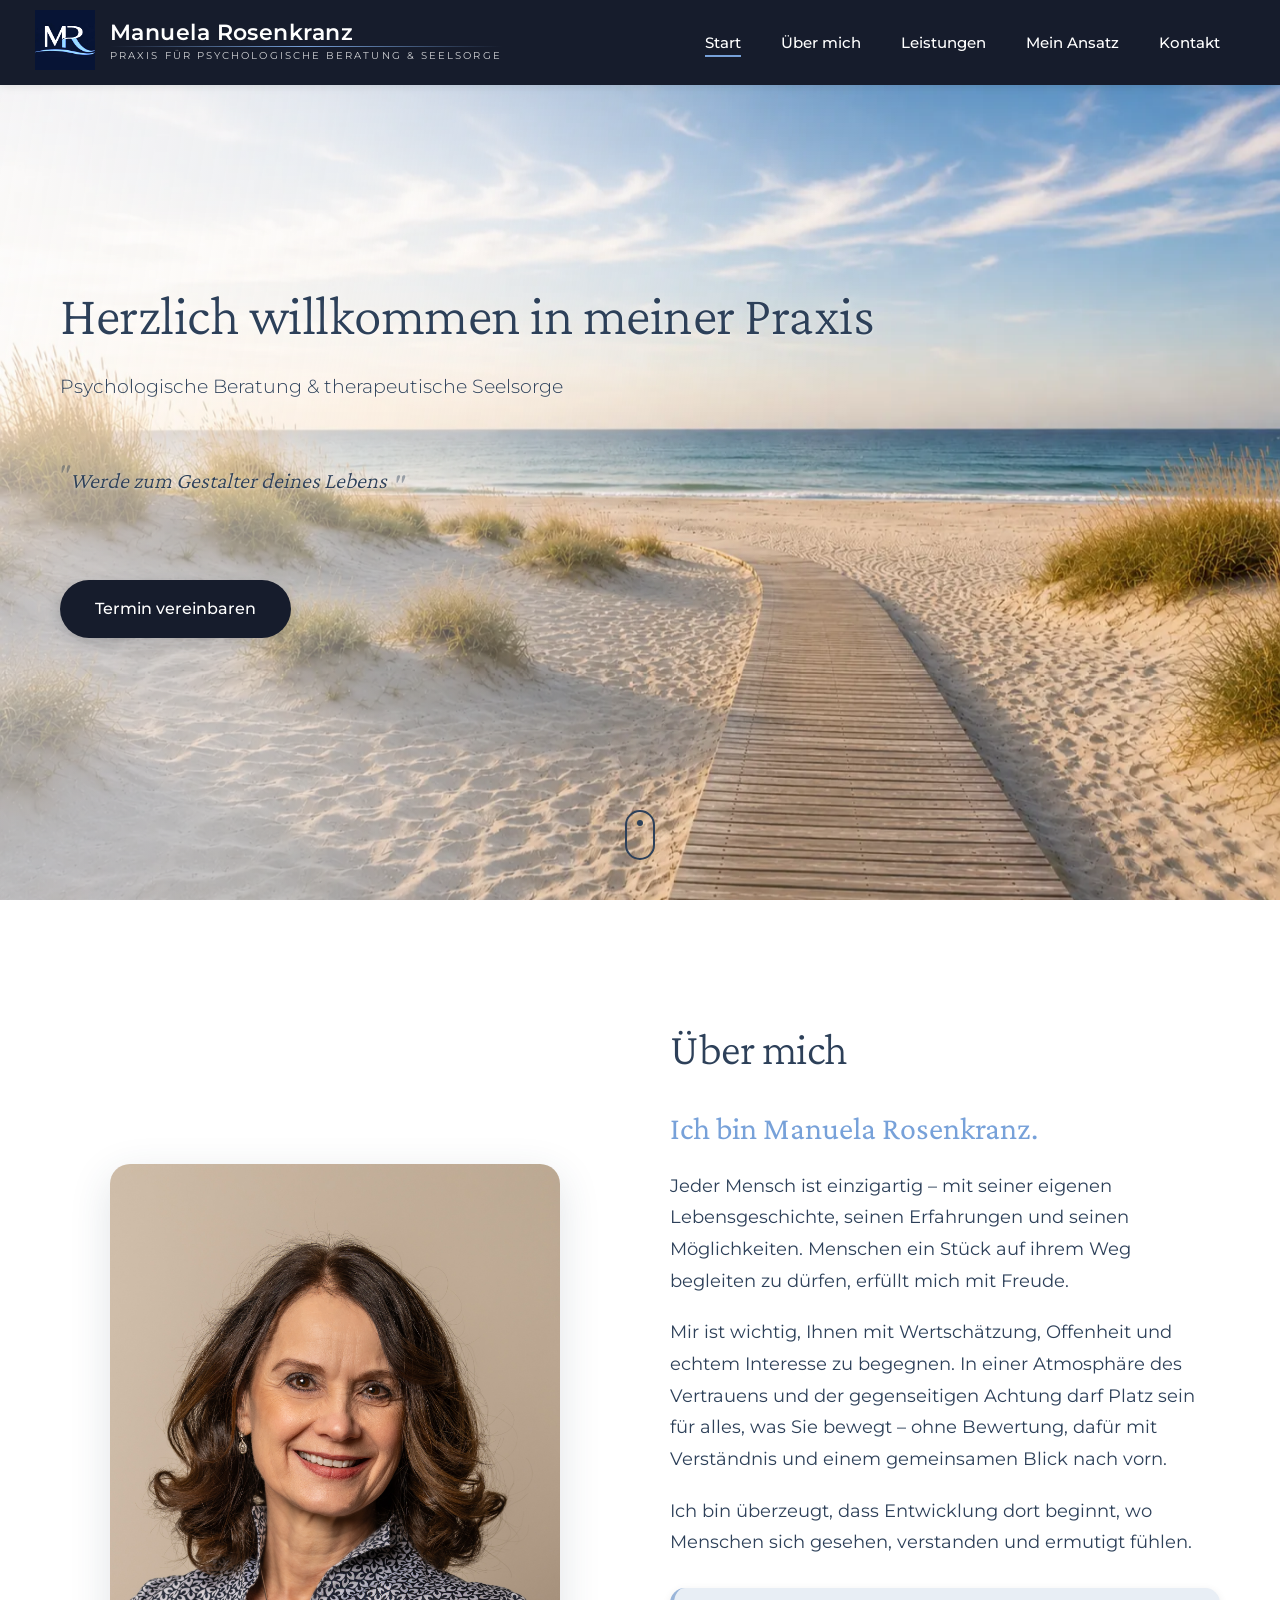
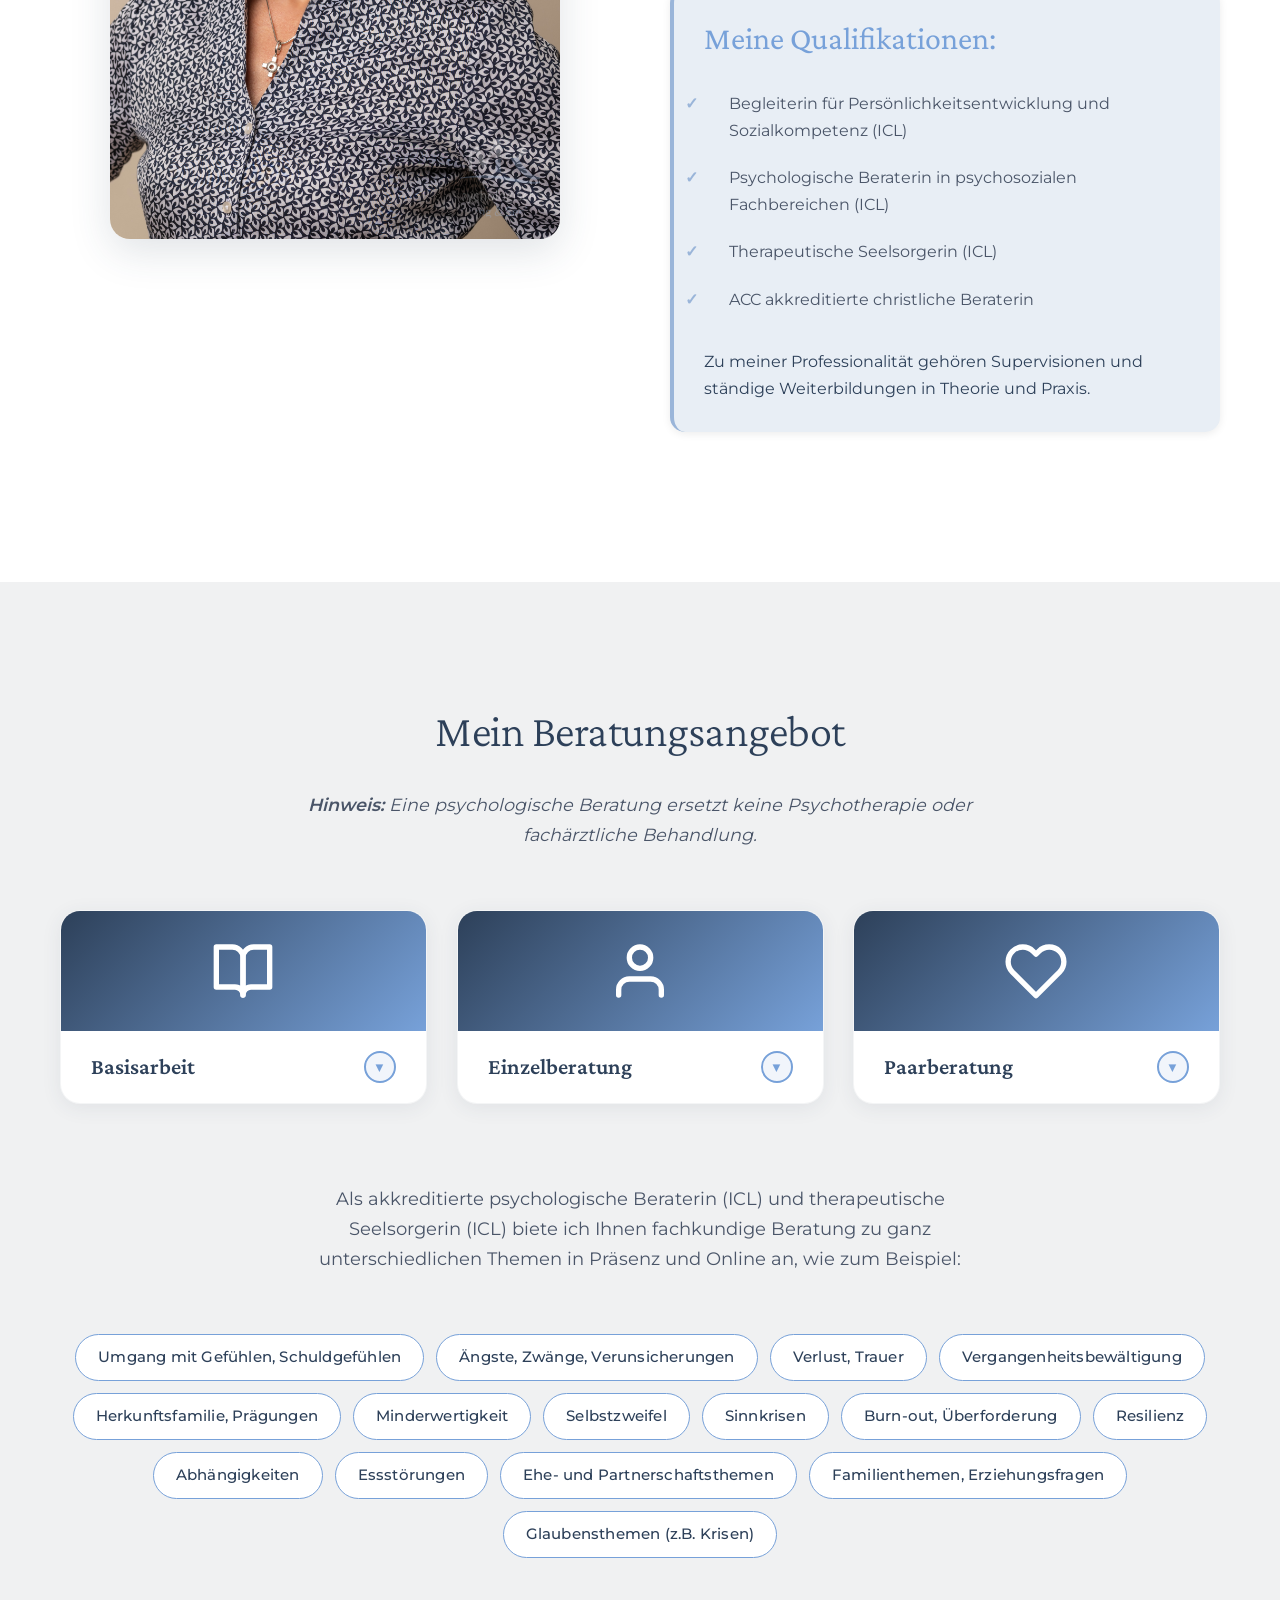
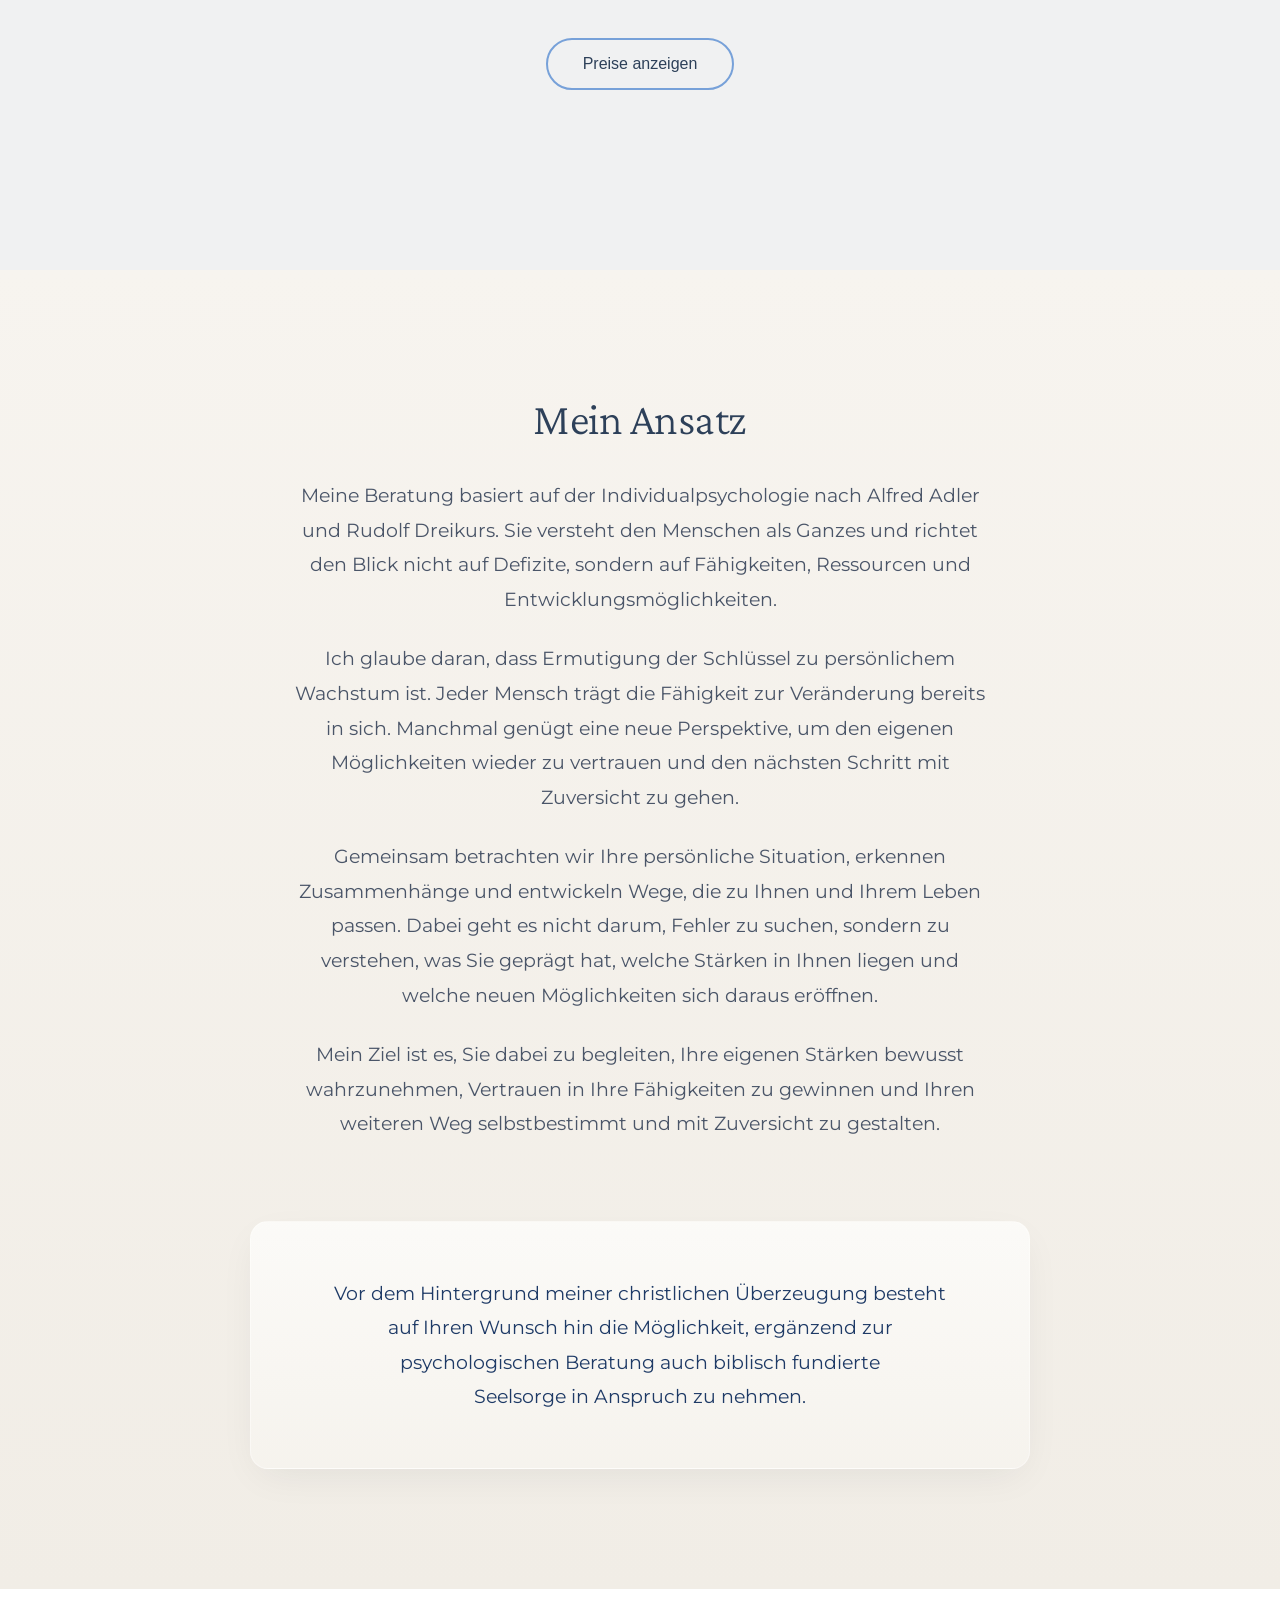
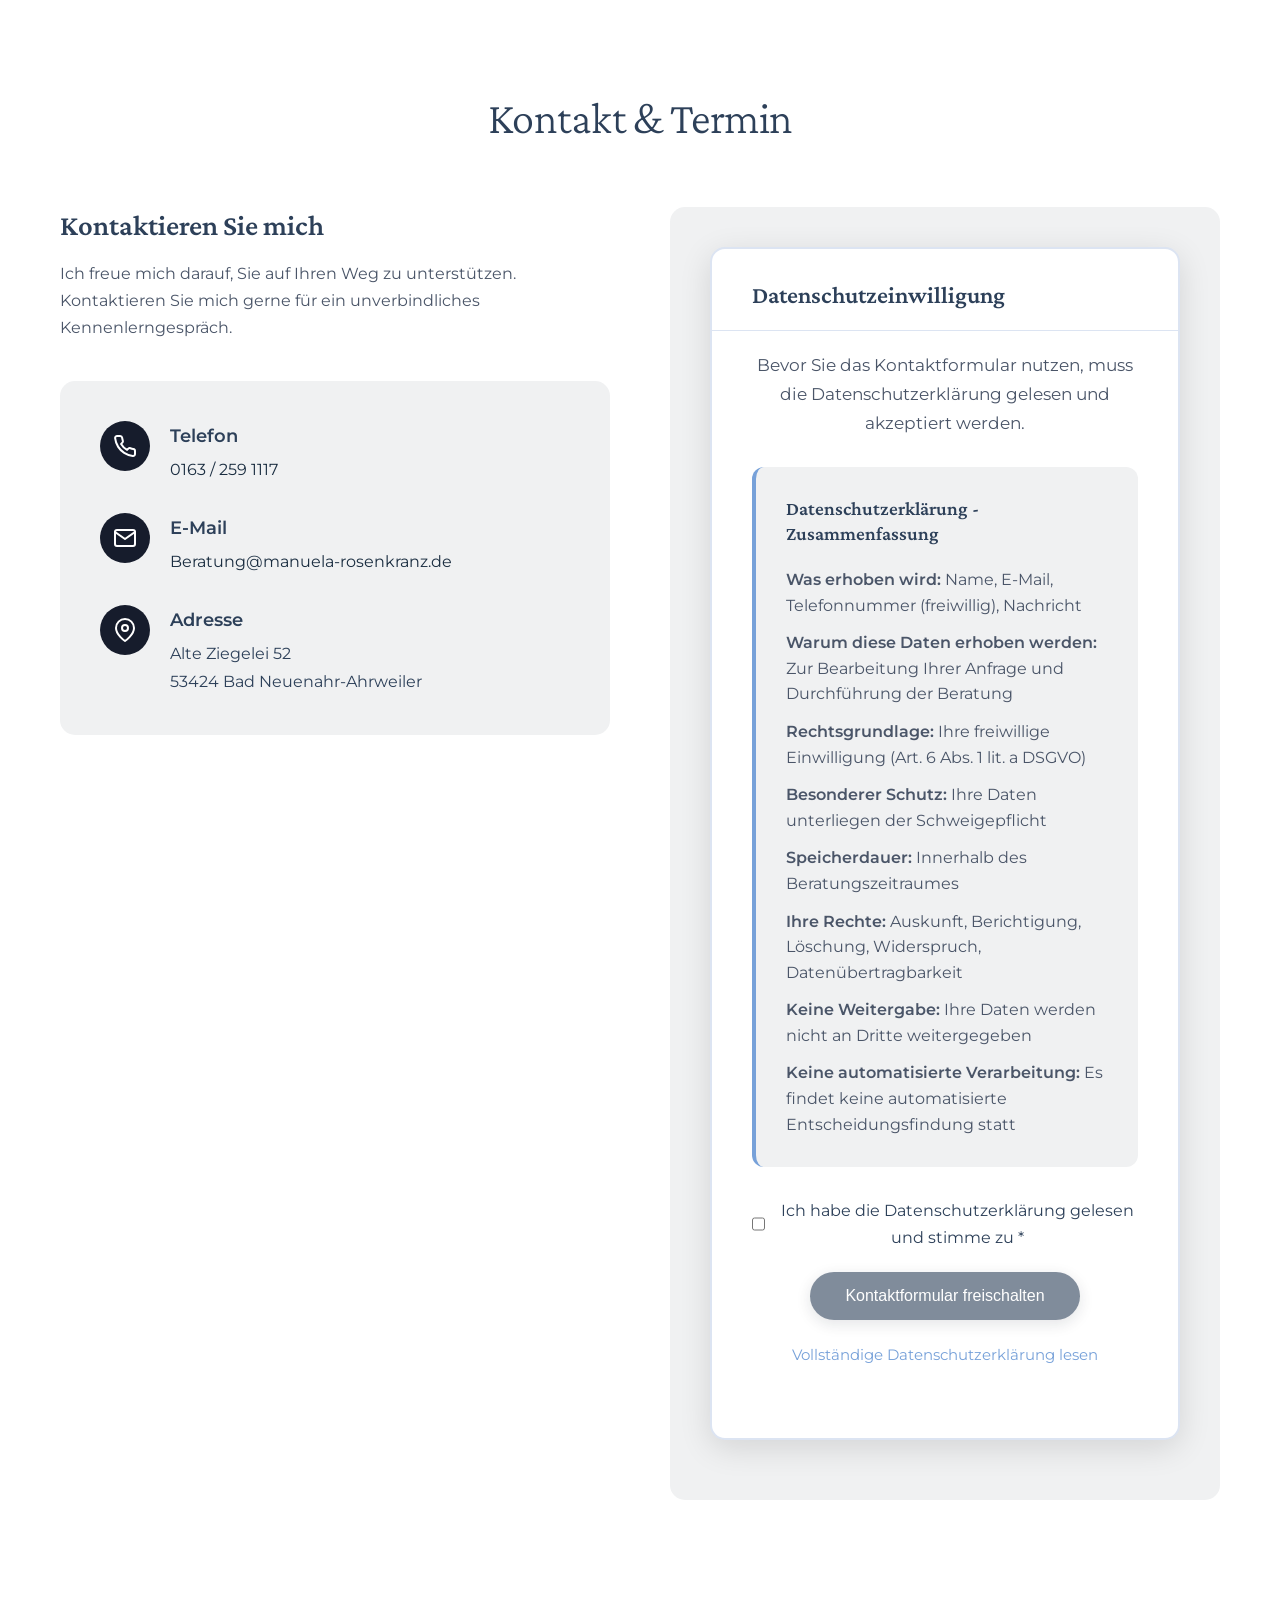
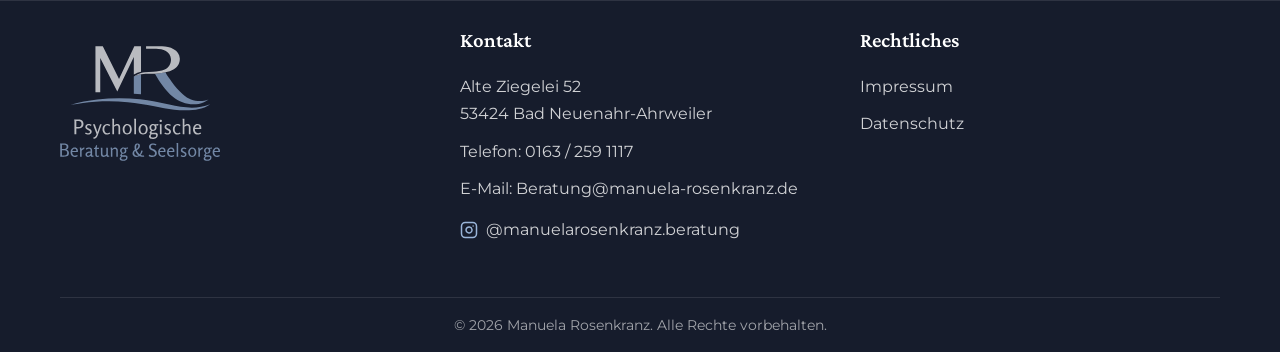
<file: index.html>
<!DOCTYPE html>
<html lang="de">
<head>
    <meta charset="UTF-8">
    <meta name="viewport" content="width=device-width, initial-scale=1.0, maximum-scale=5.0, user-scalable=yes">
    <meta name="description" content="Psychologische Beratung Bad Neuenahr-Ahrweiler ✓ Paarberatung ✓ Beratung nach Alfred Adler ✓ Therapeutische Seelsorge ✓ Erfahrene Beraterin ✓ Termin vereinbaren!">
    <meta name="keywords" content="Psychologische Beratung Bad Neuenahr-Ahrweiler, Paarberatung Ahrweiler, Individualpsychologie, Psychologische Beratung, Beraterin Bad Neuenahr, Seelsorge Rheinland-Pfalz, Alfred Adler Beratung">
    <meta name="geo.region" content="DE-RP">
    <meta name="geo.placename" content="Bad Neuenahr-Ahrweiler">
    <meta name="geo.position" content="50.5447;7.1164">
    <meta name="ICBM" content="50.5447, 7.1164">
    <meta name="author" content="Manuela Rosenkranz">
    <meta name="robots" content="index, follow, max-image-preview:large, max-snippet:-1, max-video-preview:-1">
    <meta name="googlebot" content="index, follow, max-snippet:-1, max-image-preview:large, max-video-preview:-1">
    <meta name="bingbot" content="index, follow, max-snippet:-1, max-image-preview:large, max-video-preview:-1">
    <meta name="rating" content="general">
    <meta name="referrer" content="no-referrer-when-downgrade">
    
    <!-- AI Search Optimization -->
    <meta property="article:author" content="Manuela Rosenkranz">
    <meta property="article:publisher" content="Manuela Rosenkranz">
    <meta name="AI-ready" content="true">
    <meta name="AI-summary" content="Manuela Rosenkranz ist eine akkreditierte psychologische Beraterin und therapeutische Seelsorgerin in Bad Neuenahr-Ahrweiler. Sie bietet psychologische Beratung nach Alfred Adler, Paarberatung, Einzelberatung und therapeutische Seelsorge an. Kontakt: 0163/259 1117, Alte Ziegelei 52, 53424 Bad Neuenahr-Ahrweiler.">
    <meta name="topic" content="Psychologische Beratung, Paarberatung, Individualpsychologie, Therapeutische Seelsorge">
    <meta name="subject" content="Psychologische Beratung und Seelsorge in Bad Neuenahr-Ahrweiler">
    <meta property="og:locale" content="de_DE">
    <meta property="og:type" content="website">
    <meta property="og:title" content="Psychologische Beratung Bad Neuenahr-Ahrweiler | Manuela Rosenkranz">
    <meta property="og:description" content="Professionelle psychologische Beratung, Paarberatung & Beratung nach Alfred Adler in Bad Neuenahr-Ahrweiler. Jetzt Termin vereinbaren!">
    <meta property="og:url" content="https://www.manuela-rosenkranz.de">
    <meta property="og:site_name" content="Manuela Rosenkranz - Praxis für psychologische Beratung">
    <meta property="og:image" content="https://www.manuela-rosenkranz.de/images/MR_negativ.png">
    <meta property="og:image:width" content="512">
    <meta property="og:image:height" content="512">
    <meta property="og:image:alt" content="Manuela Rosenkranz Logo">
    <title>Psychologische Beratung Bad Neuenahr-Ahrweiler | Paarberatung | Beratung nach Alfred Adler | Manuela Rosenkranz</title>
    <link rel="canonical" href="https://www.manuela-rosenkranz.de">
    
    <!-- Favicons optimized for Google -->
    <link rel="icon" type="image/svg+xml" href="images/Logo_MR_negativ.svg">
    <link rel="icon" type="image/png" sizes="192x192" href="images/MR_negativ.png">
    <link rel="icon" type="image/png" sizes="512x512" href="images/MR_negativ.png">
    <link rel="apple-touch-icon" sizes="180x180" href="images/MR_negativ.png">
    <link rel="shortcut icon" href="favicon.ico?v=8">
    <link rel="manifest" href="manifest.json">
    
    <link rel="stylesheet" href="fonts/fonts.css">
    
    <link rel="stylesheet" href="styles.css?v=10">
    <link rel="stylesheet" href="responsive-mobile.css?v=10">
    
    <script type="application/ld+json">
    {
      "@context": "https://schema.org",
      "@graph": [
        {
          "@type": ["ProfessionalService", "LocalBusiness"],
          "@id": "https://www.manuela-rosenkranz.de/#organization",
          "name": "Manuela Rosenkranz - Praxis für psychologische Beratung & Seelsorge",
          "alternateName": "Praxis Manuela Rosenkranz",
          "url": "https://www.manuela-rosenkranz.de",
          "logo": "https://www.manuela-rosenkranz.de/images/Logo_MR_negativ.svg",
          "image": [
            "https://www.manuela-rosenkranz.de/images/Logo_MR_negativ.svg",
            "https://www.manuela-rosenkranz.de/images/Rosenkranz-2026-004-Bearbeitet-2.jpg"
          ],
          "description": "Professionelle psychologische Beratung, Paarberatung und Beratung nach Alfred Adler in Bad Neuenahr-Ahrweiler. Beraterin und therapeutische Seelsorgerin.",
          "telephone": "+491632591117",
          "email": "Beratung@manuela-rosenkranz.de",
          "sameAs": [
            "https://www.instagram.com/manuelarosenkranz.beratung/"
          ],
          "priceRange": "€€",
          "address": {
            "@type": "PostalAddress",
            "streetAddress": "Alte Ziegelei 52",
            "addressLocality": "Bad Neuenahr-Ahrweiler",
            "addressRegion": "Rheinland-Pfalz",
            "postalCode": "53424",
            "addressCountry": "DE"
          },
          "geo": {
            "@type": "GeoCoordinates",
            "latitude": "50.5447",
            "longitude": "7.1164"
          },
          "openingHoursSpecification": {
            "@type": "OpeningHoursSpecification",
            "dayOfWeek": ["Monday", "Tuesday", "Wednesday", "Thursday", "Friday"],
            "opens": "09:00",
            "closes": "18:00"
          },
          "areaServed": [
            {
              "@type": "City",
              "name": "Bad Neuenahr-Ahrweiler"
            },
            {
              "@type": "City",
              "name": "Sinzig"
            },
            {
              "@type": "City",
              "name": "Remagen"
            },
            {
              "@type": "City",
              "name": "Grafschaft"
            },
            {
              "@type": "AdministrativeArea",
              "name": "Kreis Ahrweiler"
            }
          ],
          "hasOfferCatalog": {
            "@type": "OfferCatalog",
            "name": "Beratungsleistungen",
            "itemListElement": [
              {
                "@type": "Offer",
                "itemOffered": {
                  "@type": "Service",
                  "name": "Psychologische Beratung",
                  "description": "Psychologische Beratung nach Alfred Adler",
                  "url": "https://www.manuela-rosenkranz.de"
                }
              },
              {
                "@type": "Offer",
                "itemOffered": {
                  "@type": "Service",
                  "name": "Paarberatung",
                  "description": "Paarberatung zu Ehe- und Partnerschaftsthemen",
                  "url": "https://www.manuela-rosenkranz.de"
                }
              },
              {
                "@type": "Offer",
                "itemOffered": {
                  "@type": "Service",
                  "name": "Einzelberatung",
                  "description": "Individuelle psychologische Beratung nach Alfred Adler und Rudolf Dreikurs",
                  "url": "https://www.manuela-rosenkranz.de"
                }
              },
              {
                "@type": "Offer",
                "itemOffered": {
                  "@type": "Service",
                  "name": "Einzelberatung",
                  "description": "Individuelle psychologische Beratung"
                }
              },
              {
                "@type": "Offer",
                "itemOffered": {
                  "@type": "Service",
                  "name": "Therapeutische Seelsorge",
                  "description": "Biblisch fundierte Seelsorge und spirituelle Begleitung"
                }
              }
            ]
          },
          "sameAs": [],
          "knowsAbout": ["Psychologische Beratung", "Paarberatung", "Individualpsychologie", "Alfred Adler", "Rudolf Dreikurs", "Therapeutische Seelsorge", "Ehe- und Partnerschaftsthemen", "Persönlichkeitsentwicklung", "Vergangenheitsbewältigung", "Ängste und Zwänge", "Burn-out und Überforderung", "Sinnkrisen", "Verlust und Trauer", "Resilienz", "Familienthemen und Erziehungsfragen"],
          "slogan": "Stärken, Ermutigen, Begleiten - Psychologische Beratung auf Augenhöhe",
          "foundingDate": "2015",
          "paymentAccepted": "Cash, Bank Transfer",
          "currenciesAccepted": "EUR"
        },
        {
          "@type": "FAQPage",
          "@id": "https://www.manuela-rosenkranz.de/#faq",
          "mainEntity": [
            {
              "@type": "Question",
              "name": "Wie funktioniert psychologische Beratung?",
              "acceptedAnswer": {
                "@type": "Answer",
                "text": "Psychologische Beratung ist ein professioneller Prozess, in dem Sie gemeinsam mit einer Beraterin an Ihren persönlichen Themen arbeiten. In der psychologischen Beratung nach Alfred Adler stehen Ihre Ressourcen, Stärken und Entwicklungsmöglichkeiten im Mittelpunkt. Nach einem kostenlosen Kennenlerngespräch definieren wir gemeinsam Ihre Ziele und arbeiten systematisch daran."
              }
            },
            {
              "@type": "Question",
              "name": "Wie lange dauert eine Beratung?",
              "acceptedAnswer": {
                "@type": "Answer",
                "text": "Die Dauer einer psychologischen Beratung ist sehr individuell und hängt von Ihrem Anliegen, Ihren Zielen und Ihrem persönlichen Tempo ab. Manche Themen lassen sich in wenigen Sitzungen bearbeiten, andere benötigen eine längerfristige Begleitung über mehrere Monate. Im kostenlosen Kennenlerngespräch besprechen wir eine realistische Einschätzung für Ihre Situation."
              }
            },
            {
              "@type": "Question",
              "name": "Wann ist Paarberatung sinnvoll?",
              "acceptedAnswer": {
                "@type": "Answer",
                "text": "In der Paarberatung sprechen wir zu dritt über den Stand Ihrer Beziehung und darüber, wohin sie sich zukünftig entwickeln soll. Sie entscheiden, worüber Sie sprechen möchten – Raum ist für alles, was Ihnen auf der Seele liegt, etwa Ehe- und Partnerschaftsthemen. Voraussetzung ist ein erteilter Beratungsauftrag nach dem kostenlosen Kennenlerngespräch."
              }
            },
            {
              "@type": "Question",
              "name": "Was kostet psychologische Beratung in Bad Neuenahr-Ahrweiler?",
              "acceptedAnswer": {
                "@type": "Answer",
                "text": "Das Kennenlerngespräch ist kostenlos. Eine Beratungsstunde (70 Minuten) kostet 60 Euro. Paarberatung (90 Minuten) kostet 90 Euro. Die Kosten werden in der Regel nicht von der Krankenkasse übernommen, da es sich um psychologische Beratung handelt. Der Vorteil: keine Wartezeiten und flexible Termingestaltung."
              }
            },
            {
              "@type": "Question",
              "name": "Wo befindet sich die Praxis?",
              "acceptedAnswer": {
                "@type": "Answer",
                "text": "Die Praxis befindet sich in Bad Neuenahr-Ahrweiler, Alte Ziegelei 52, 53424 Bad Neuenahr-Ahrweiler, Rheinland-Pfalz. Sie bietet einen geschützten Rahmen für Ihre Beratungsgespräche. Die Beratung ist in Präsenz und online möglich."
              }
            }
          ]
        },
        {
          "@type": "WebPage",
          "@id": "https://www.manuela-rosenkranz.de/#webpage",
          "url": "https://www.manuela-rosenkranz.de",
          "name": "Psychologische Beratung Bad Neuenahr-Ahrweiler | Paarberatung | Manuela Rosenkranz",
          "description": "Professionelle psychologische Beratung, Paarberatung & Beratung nach Alfred Adler in Bad Neuenahr-Ahrweiler. Erfahrene Beraterin. Jetzt Termin vereinbaren!",
          "inLanguage": "de-DE",
          "isPartOf": {
            "@id": "https://www.manuela-rosenkranz.de/#website"
          }
        },
        {
          "@type": "WebSite",
          "@id": "https://www.manuela-rosenkranz.de/#website",
          "url": "https://www.manuela-rosenkranz.de",
          "name": "Manuela Rosenkranz - Psychologische Beratung Bad Neuenahr-Ahrweiler",
          "description": "Praxis für psychologische Beratung & Seelsorge",
          "inLanguage": "de-DE"
        }
      ]
    }
    </script>
</head>
<body>
    
    <header class="header">
        <div class="container">
            <div class="header-content">
                <div class="logo-section">
                    <img src="images/MR_negativ.png" alt="Praxis Manuela Rosenkranz" class="header-logo">
                    <div class="logo-text">
                        <span class="logo-name">Manuela Rosenkranz</span>
                        <span class="logo-subtitle">Praxis für psychologische Beratung & Seelsorge</span>
                    </div>
                </div>
                <nav class="nav-desktop">
                    <ul>
                        <li><a href="#home">Start</a></li>
                        <li><a href="#about">Über mich</a></li>
                        <li><a href="#services">Leistungen</a></li>
                        <li><a href="#approach">Mein Ansatz</a></li>
                        <li><a href="#contact">Kontakt</a></li>
                    </ul>
                </nav>
                <button class="nav-toggle" aria-label="Menü">
                    <span></span>
                    <span></span>
                    <span></span>
                </button>
            </div>
        </div>
    </header>

    <nav class="nav-mobile">
        <ul>
            <li><a href="#home">Start</a></li>
            <li><a href="#about">Über mich</a></li>
            <li><a href="#services">Leistungen</a></li>
            <li><a href="#approach">Mein Ansatz</a></li>
            <li><a href="#contact">Kontakt</a></li>
        </ul>
    </nav>

    <section id="home" class="hero">
        <div class="hero-background">
            <picture>
                <source type="image/webp" srcset="images/hero-strand-800.webp 800w, images/hero-strand.webp 1448w" sizes="100vw">
                <img src="images/hero-strand.jpg" srcset="images/hero-strand-800.jpg 800w, images/hero-strand.jpg 1448w" sizes="100vw" width="1448" height="1086" alt="" fetchpriority="high" decoding="async">
            </picture>
        </div>
        <div class="hero-overlay"></div>
        <div class="container">
            <div class="hero-content">
                <h1 class="hero-title">Herzlich willkommen in meiner Praxis</h1>
                <p class="hero-subtitle">Psychologische Beratung &amp; therapeutische Seelsorge</p>
                
                <div class="hero-quote">
                    <p class="quote-text">Werde zum Gestalter deines Lebens</p>
                </div>
                
                <div class="hero-buttons">
                    <a href="#contact" class="btn btn-primary">Termin vereinbaren</a>
                </div>
            </div>
        </div>
        <div class="scroll-indicator">
            <span></span>
        </div>
    </section>

    <section id="about" class="about">
        <div class="container">
            <div class="about-grid">
                <div class="about-image">
                    <div class="image-wrapper">
                        <div class="logo-watermark">
                            <img src="images/Logo_MR_negativ.svg" alt="">
                        </div>
                        <img src="images/Rosenkranz-2026-004-Bearbeitet-2.jpg" alt="Manuela Rosenkranz - Psychologische Beraterin">
                    </div>
                </div>
                <div class="about-content">
                    <h2 class="section-title">Über mich</h2>
                    <h3 class="subsection-title">Ich bin Manuela Rosenkranz.</h3>
                    <div class="about-text">
                        <p>Jeder Mensch ist einzigartig – mit seiner eigenen Lebensgeschichte, seinen Erfahrungen und seinen Möglichkeiten. Menschen ein Stück auf ihrem Weg begleiten zu dürfen, erfüllt mich mit Freude.</p>
                        <p>Mir ist wichtig, Ihnen mit Wertschätzung, Offenheit und echtem Interesse zu begegnen. In einer Atmosphäre des Vertrauens und der gegenseitigen Achtung darf Platz sein für alles, was Sie bewegt – ohne Bewertung, dafür mit Verständnis und einem gemeinsamen Blick nach vorn.</p>
                        <p>Ich bin überzeugt, dass Entwicklung dort beginnt, wo Menschen sich gesehen, verstanden und ermutigt fühlen.</p>
                    </div>
                    <div class="qualifications">
                        <h3 class="subsection-title">Meine Qualifikationen:</h3>
                        <ul class="qualifications-list">
                            <li>Begleiterin für Persönlichkeitsentwicklung und Sozialkompetenz (ICL)</li>
                            <li>Psychologische Beraterin in psychosozialen Fachbereichen (ICL)</li>
                            <li>Therapeutische Seelsorgerin (ICL)</li>
                            <li>ACC akkreditierte christliche Beraterin</li>
                        </ul>
                        <p class="qualifications-note">Zu meiner Professionalität gehören Supervisionen und ständige Weiterbildungen in Theorie und Praxis.</p>
                    </div>
                </div>
            </div>
        </div>
    </section>

    <section id="services" class="services">
        <div class="container">
            <h2 class="section-title center">Mein Beratungsangebot</h2>
            <p class="section-intro" style="margin-top: 1rem; font-style: italic;"><strong>Hinweis:</strong> Eine psychologische Beratung ersetzt keine Psychotherapie oder fachärztliche Behandlung.</p>
            
            <div class="services-grid">
                <div class="service-card collapsible" data-service="basisarbeit">
                    <div class="service-icon">
                        <svg xmlns="http://www.w3.org/2000/svg" width="64" height="64" viewBox="0 0 24 24" fill="none" stroke="currentColor" stroke-width="2" stroke-linecap="round" stroke-linejoin="round">
                            <path d="M2 3h6a4 4 0 0 1 4 4v14a3 3 0 0 0-3-3H2z"/>
                            <path d="M22 3h-6a4 4 0 0 0-4 4v14a3 3 0 0 1 3-3h7z"/>
                        </svg>
                    </div>
                    <div class="service-content-wrapper">
                        <div class="service-header-title">
                            <h3>Basisarbeit</h3>
                            <div class="expand-icon">▼</div>
                        </div>
                        <div class="service-content">
                            <ul>
                                <li>Sie schildern mir Ihr Anliegen. Gemeinsam erarbeiten wir anschließend im Rahmen von Beratungsgesprächen Ihre Fähigkeiten, Ihre Stärken und Ihre Begabungen. Dabei befassen wir uns auch mit Denkmustern und Gefühlen, die Ihnen immer wieder begegnen und die Sie in Ihrer Lebensgestaltung einschränken. Dadurch, dass Sie sie vielleicht erstmals bewusst wahrnehmen, besteht die Möglichkeit, ihren destruktiven Charakter wahrzunehmen und sie ablegen zu wollen. Durch entsprechende Entscheidungen besteht die Möglichkeit, neue Wege gehen zu können. Sie werden zum Gestalter Ihres Lebens und gewinnen an Klarheit, Selbstvertrauen und Mut.</li>
                                <li>Ein Charakter-Persönlichkeitstest kann aufgrund sachlicher Bewertungskriterien ein seriöses Fundament für unsere Zusammenarbeit bieten. Die Durchführung erfolgt freiwillig.</li>
                            </ul>
                        </div>
                    </div>
                </div>

                <div class="service-card collapsible" data-service="einzelberatung">
                    <div class="service-icon">
                        <svg xmlns="http://www.w3.org/2000/svg" width="64" height="64" viewBox="0 0 24 24" fill="none" stroke="currentColor" stroke-width="2" stroke-linecap="round" stroke-linejoin="round">
                            <path d="M20 21v-2a4 4 0 0 0-4-4H8a4 4 0 0 0-4 4v2"/>
                            <circle cx="12" cy="7" r="4"/>
                        </svg>
                    </div>
                    <div class="service-content-wrapper">
                        <div class="service-header-title">
                            <h3>Einzelberatung</h3>
                            <div class="expand-icon">▼</div>
                        </div>
                        <div class="service-content">
                            <ul>
                                <li>Im geschützten Rahmen eines Kennenlerngesprächs erzählen Sie mir von Ihrem Anliegen und ich zeige Ihnen Möglichkeiten einer Zusammenarbeit auf. Dieses erste Treffen ist für Sie kostenlos. Danach können Sie entscheiden, ob wir uns gemeinsam auf den Weg machen wollen. In diesem Fall erteilen Sie mir den Beratungsauftrag und wir können starten.</li>
                            </ul>
                        </div>
                    </div>
                </div>

                <div class="service-card collapsible" data-service="paarberatung">
                    <div class="service-icon">
                        <svg xmlns="http://www.w3.org/2000/svg" width="64" height="64" viewBox="0 0 24 24" fill="none" stroke="currentColor" stroke-width="2" stroke-linecap="round" stroke-linejoin="round">
                            <path d="M20.84 4.61a5.5 5.5 0 0 0-7.78 0L12 5.67l-1.06-1.06a5.5 5.5 0 0 0-7.78 7.78l1.06 1.06L12 21.23l7.78-7.78 1.06-1.06a5.5 5.5 0 0 0 0-7.78z"/>
                        </svg>
                    </div>
                    <div class="service-content-wrapper">
                        <div class="service-header-title">
                            <h3>Paarberatung</h3>
                            <div class="expand-icon">▼</div>
                        </div>
                        <div class="service-content">
                            <ul>
                                <li>Im Unterschied zur Einzelberatung unterhalten wir uns nach erfolgter Auftragserteilung zu Dritt über den Stand Ihrer Beziehung und wohin sie sich zukünftig entwickeln soll. Wir können uns über alles, was Ihnen auf der Seele liegt, austauschen - Sie entscheiden.</li>
                            </ul>
                        </div>
                    </div>
                </div>
            </div>

            <div class="counseling-areas">
                <p class="counseling-areas-intro">Als akkreditierte psychologische Beraterin (ICL) und therapeutische Seelsorgerin (ICL) biete ich Ihnen fachkundige Beratung zu ganz unterschiedlichen Themen in Präsenz und Online an, wie zum Beispiel:</p>
                <div class="counseling-tags">
                    <span class="counseling-tag">Umgang mit Gefühlen, Schuldgefühlen</span>
                    <span class="counseling-tag">Ängste, Zwänge, Verunsicherungen</span>
                    <span class="counseling-tag">Verlust, Trauer</span>
                    <span class="counseling-tag">Vergangenheitsbewältigung</span>
                    <span class="counseling-tag">Herkunftsfamilie, Prägungen</span>
                    <span class="counseling-tag">Minderwertigkeit</span>
                    <span class="counseling-tag">Selbstzweifel</span>
                    <span class="counseling-tag">Sinnkrisen</span>
                    <span class="counseling-tag">Burn-out, Überforderung</span>
                    <span class="counseling-tag">Resilienz</span>
                    <span class="counseling-tag">Abhängigkeiten</span>
                    <span class="counseling-tag">Essstörungen</span>
                    <span class="counseling-tag">Ehe- und Partnerschaftsthemen</span>
                    <span class="counseling-tag">Familienthemen, Erziehungsfragen</span>
                    <span class="counseling-tag">Glaubensthemen (z.B. Krisen)</span>
                </div>
            </div>

            <div class="pricing-trigger">
                <button class="btn btn-secondary" onclick="openPricingModal()">
                    Preise anzeigen
                </button>
            </div>
        </div>
    </section>

    <section id="approach" class="approach">
        <div class="container">
            <div class="approach-header">
                <h2 class="section-title center">Mein Ansatz</h2>
                <div class="approach-intro">
                    <p>Meine Beratung basiert auf der Individualpsychologie nach Alfred Adler und Rudolf Dreikurs. Sie versteht den Menschen als Ganzes und richtet den Blick nicht auf Defizite, sondern auf Fähigkeiten, Ressourcen und Entwicklungsmöglichkeiten.</p>
                    <p>Ich glaube daran, dass Ermutigung der Schlüssel zu persönlichem Wachstum ist. Jeder Mensch trägt die Fähigkeit zur Veränderung bereits in sich. Manchmal genügt eine neue Perspektive, um den eigenen Möglichkeiten wieder zu vertrauen und den nächsten Schritt mit Zuversicht zu gehen.</p>
                    <p>Gemeinsam betrachten wir Ihre persönliche Situation, erkennen Zusammenhänge und entwickeln Wege, die zu Ihnen und Ihrem Leben passen. Dabei geht es nicht darum, Fehler zu suchen, sondern zu verstehen, was Sie geprägt hat, welche Stärken in Ihnen liegen und welche neuen Möglichkeiten sich daraus eröffnen.</p>
                    <p>Mein Ziel ist es, Sie dabei zu begleiten, Ihre eigenen Stärken bewusst wahrzunehmen, Vertrauen in Ihre Fähigkeiten zu gewinnen und Ihren weiteren Weg selbstbestimmt und mit Zuversicht zu gestalten.</p>
                </div>
            </div>

            <div class="approach-conclusion">
                <div class="conclusion-content">
                    <p>Vor dem Hintergrund meiner christlichen Überzeugung besteht<br> auf Ihren Wunsch hin die Möglichkeit, ergänzend zur<br> psychologischen Beratung auch biblisch fundierte<br> Seelsorge in Anspruch zu nehmen.</p>
                </div>
            </div>
        </div>
    </section>

    <section id="contact" class="contact">
        <div class="container">
            <h2 class="section-title center">Kontakt & Termin</h2>
            
            <div class="contact-grid">
                <div class="contact-info">
                    <div class="contact-intro">
                        <h3>Kontaktieren Sie mich</h3>
                        <p>Ich freue mich darauf, Sie auf Ihren Weg zu unterstützen. Kontaktieren Sie mich gerne für ein unverbindliches Kennenlerngespräch.</p>
                    </div>

                    <div class="contact-details">
                        <div class="contact-item">
                            <div class="contact-icon">
                                <svg xmlns="http://www.w3.org/2000/svg" width="24" height="24" viewBox="0 0 24 24" fill="none" stroke="currentColor" stroke-width="2" stroke-linecap="round" stroke-linejoin="round">
                                    <path d="M22 16.92v3a2 2 0 0 1-2.18 2 19.79 19.79 0 0 1-8.63-3.07 19.5 19.5 0 0 1-6-6 19.79 19.79 0 0 1-3.07-8.67A2 2 0 0 1 4.11 2h3a2 2 0 0 1 2 1.72 12.84 12.84 0 0 0 .7 2.81 2 2 0 0 1-.45 2.11L8.09 9.91a16 16 0 0 0 6 6l1.27-1.27a2 2 0 0 1 2.11-.45 12.84 12.84 0 0 0 2.81.7A2 2 0 0 1 22 16.92z"/>
                                </svg>
                            </div>
                            <div class="contact-text">
                                <strong>Telefon</strong>
                                <a href="tel:+491632591117">0163 / 259 1117</a>
                            </div>
                        </div>

                        <div class="contact-item">
                            <div class="contact-icon">
                                <svg xmlns="http://www.w3.org/2000/svg" width="24" height="24" viewBox="0 0 24 24" fill="none" stroke="currentColor" stroke-width="2" stroke-linecap="round" stroke-linejoin="round">
                                    <path d="M4 4h16c1.1 0 2 .9 2 2v12c0 1.1-.9 2-2 2H4c-1.1 0-2-.9-2-2V6c0-1.1.9-2 2-2z"/>
                                    <polyline points="22,6 12,13 2,6"/>
                                </svg>
                            </div>
                            <div class="contact-text">
                                <strong>E-Mail</strong>
                                <a href="mailto:Beratung@manuela-rosenkranz.de">Beratung@manuela-rosenkranz.de</a>
                            </div>
                        </div>

                        
                        <div class="contact-item">
                            <div class="contact-icon">
                                <svg xmlns="http://www.w3.org/2000/svg" width="24" height="24" viewBox="0 0 24 24" fill="none" stroke="currentColor" stroke-width="2" stroke-linecap="round" stroke-linejoin="round">
                                    <path d="M21 10c0 7-9 13-9 13s-9-6-9-13a9 9 0 0 1 18 0z"/>
                                    <circle cx="12" cy="10" r="3"/>
                                </svg>
                            </div>
                            <div class="contact-text">
                                <strong>Adresse</strong>
                                <span>Alte Ziegelei 52<br>53424 Bad Neuenahr-Ahrweiler</span>
                            </div>
                        </div>
                    </div>
                </div>

                <div class="contact-form-wrapper">
                    <!-- Privacy Agreement Section (collapsible) -->
                    <div id="privacy-section" class="privacy-section">
                        <div class="privacy-header">
                            <h3>Datenschutzeinwilligung</h3>
                            <button type="button" id="toggle-privacy" class="toggle-btn" style="display: none;">
                                <span id="toggle-icon">▼</span>
                                Datenschutzerklärung
                            </button>
                        </div>
                        
                        <div id="privacy-content" class="privacy-content">
                            <p>Bevor Sie das Kontaktformular nutzen, muss die Datenschutzerklärung gelesen und akzeptiert werden.</p>
                            
                            <div class="privacy-text">
                                <h4>Datenschutzerklärung - Zusammenfassung</h4>
                                <p><strong>Was erhoben wird:</strong> Name, E-Mail, Telefonnummer (freiwillig), Nachricht</p>
                                <p><strong>Warum diese Daten erhoben werden:</strong> Zur Bearbeitung Ihrer Anfrage und Durchführung der Beratung</p>
                                <p><strong>Rechtsgrundlage:</strong> Ihre freiwillige Einwilligung (Art. 6 Abs. 1 lit. a DSGVO)</p>
                                <p><strong>Besonderer Schutz:</strong> Ihre Daten unterliegen der Schweigepflicht</p>
                                <p><strong>Speicherdauer:</strong> Innerhalb des Beratungszeitraumes</p>
                                <p><strong>Ihre Rechte:</strong> Auskunft, Berichtigung, Löschung, Widerspruch, Datenübertragbarkeit</p>
                                <p><strong>Keine Weitergabe:</strong> Ihre Daten werden nicht an Dritte weitergegeben</p>
                                <p><strong>Keine automatisierte Verarbeitung:</strong> Es findet keine automatisierte Entscheidungsfindung statt</p>
                            </div>
                            
                            <div class="privacy-actions">
                                <label class="privacy-checkbox-label">
                                    <input type="checkbox" id="privacy-agreement">
                                    <span>Ich habe die Datenschutzerklärung gelesen und stimme zu *</span>
                                </label>
                                <button type="button" id="accept-privacy" class="btn btn-primary" disabled>
                                    Kontaktformular freischalten
                                </button>
                            </div>
                            
                            <p class="privacy-full-link">
                                <a href="#" onclick="openModal('privacy'); return false;">Vollständige Datenschutzerklärung lesen</a>
                            </p>
                        </div>
                    </div>

                    <!-- Contact Form (initially hidden) -->
                    <div id="contact-form-container" style="display: none;">
                        <h3 class="form-heading">Kontaktformular</h3>
                        <form class="contact-form">
                            <div class="form-group">
                                <label for="name">Name *</label>
                                <input type="text" id="name" name="name" required>
                            </div>

                            <div class="form-group">
                                <label for="email">E-Mail *</label>
                                <input type="email" id="email" name="email" required>
                            </div>

                            <div class="form-group">
                                <label for="phone">Telefon</label>
                                <input type="tel" id="phone" name="phone">
                            </div>

                            <div class="form-group">
                                <label for="message">Nachricht *</label>
                                <textarea id="message" name="message" rows="5" required></textarea>
                            </div>

                            <input type="hidden" id="privacy" name="privacy" value="accepted">

                            <button type="submit" class="btn btn-primary btn-full">Nachricht senden</button>
                        </form>
                    </div>
                </div>
            </div>
        </div>
    </section>

    <footer class="footer">
        <div class="container">
            <div class="footer-content">
                <div class="footer-section">
                    <img src="images/Logo_MR_negativ.svg" alt="Praxis Manuela Rosenkranz" class="footer-logo">
                </div>
                
                <div class="footer-section">
                    <h4>Kontakt</h4>
                    <p>Alte Ziegelei 52<br>53424 Bad Neuenahr-Ahrweiler</p>
                    <p>Telefon: <a href="tel:+491632591117">0163 / 259 1117</a></p>
                    <p>E-Mail: Beratung@manuela-rosenkranz.de</p>
                    <p class="footer-social">
                        <a href="https://www.instagram.com/manuelarosenkranz.beratung/" class="social-link" target="_blank" rel="noopener noreferrer" aria-label="Instagram-Profil von Manuela Rosenkranz (öffnet in neuem Fenster)">
                            <svg xmlns="http://www.w3.org/2000/svg" width="18" height="18" viewBox="0 0 24 24" fill="none" stroke="currentColor" stroke-width="2" stroke-linecap="round" stroke-linejoin="round" aria-hidden="true" focusable="false">
                                <rect x="2" y="2" width="20" height="20" rx="5" ry="5"/>
                                <path d="M16 11.37A4 4 0 1 1 12.63 8 4 4 0 0 1 16 11.37z"/>
                                <line x1="17.5" y1="6.5" x2="17.51" y2="6.5"/>
                            </svg>
                            <span>@manuelarosenkranz.beratung</span>
                        </a>
                    </p>
                </div>

                <div class="footer-section">
                    <h4>Rechtliches</h4>
                    <ul>
                        <li><a href="#" onclick="openModal('imprint'); return false;">Impressum</a></li>
                        <li><a href="#" onclick="openModal('privacy'); return false;">Datenschutz</a></li>
                    </ul>
                </div>
            </div>
            
            <div class="footer-bottom">
                <p>&copy; 2026 Manuela Rosenkranz. Alle Rechte vorbehalten.</p>
            </div>
        </div>
    </footer>

    <div class="modal-overlay" id="modal-overlay"></div>
    
    <div class="modal" id="privacy-modal">
        <div class="modal-content">
            <button class="modal-close" onclick="closeModal()">&times;</button>
            <h3>Datenschutzerklärung</h3>
            <div class="modal-body">
                <h4>Präambel</h4>
                <p>Mit der folgenden Datenschutzerklärung möchten wir Sie darüber aufklären, welche Arten Ihrer personenbezogenen Daten (nachfolgend auch kurz als "Daten" bezeichnet) wir zu welchen Zwecken und in welchem Umfang verarbeiten. Die Datenschutzerklärung gilt für alle von uns durchgeführten Verarbeitungen personenbezogener Daten, sowohl im Rahmen der Erbringung unserer Leistungen als auch insbesondere auf unseren Webseiten, in mobilen Applikationen sowie innerhalb externer Onlinepräsenzen, wie z. B. unserer Social-Media-Profile (nachfolgend zusammenfassend bezeichnet als "Onlineangebot").</p>
                <p>Die verwendeten Begriffe sind nicht geschlechtsspezifisch.</p>
                <p><strong>Stand:</strong> 7. Februar 2026</p>

                <h4>Verantwortlicher</h4>
                <p>Manuela Rosenkranz<br>Alte Ziegelei 52<br>53474 Bad Neuenahr-Ahrweiler</p>

                <h4>Übersicht der Verarbeitungen</h4>
                <p>Die nachfolgende Übersicht fasst die Arten der verarbeiteten Daten und die Zwecke ihrer Verarbeitung zusammen und verweist auf die betroffenen Personen.</p>
                
                <p><strong>Arten der verarbeiteten Daten</strong></p>
                <ul>
                    <li>Kontaktdaten.</li>
                    <li>Inhaltsdaten.</li>
                    <li>Nutzungsdaten.</li>
                    <li>Meta-, Kommunikations- und Verfahrensdaten.</li>
                    <li>Protokolldaten.</li>
                </ul>

                <p><strong>Kategorien betroffener Personen</strong></p>
                <ul>
                    <li>Kommunikationspartner.</li>
                    <li>Nutzer.</li>
                </ul>

                <p><strong>Zwecke der Verarbeitung</strong></p>
                <ul>
                    <li>Kommunikation.</li>
                    <li>Sicherheitsmaßnahmen.</li>
                    <li>Organisations- und Verwaltungsverfahren.</li>
                    <li>Feedback.</li>
                    <li>Bereitstellung unseres Onlineangebotes und Nutzerfreundlichkeit.</li>
                    <li>Informationstechnische Infrastruktur.</li>
                </ul>

                <h4>Maßgebliche Rechtsgrundlagen</h4>
                <p><strong>Maßgebliche Rechtsgrundlagen nach der DSGVO:</strong> Im Folgenden erhalten Sie eine Übersicht der Rechtsgrundlagen der DSGVO, auf deren Basis wir personenbezogene Daten verarbeiten. Bitte nehmen Sie zur Kenntnis, dass neben den Regelungen der DSGVO nationale Datenschutzvorgaben in Ihrem bzw. unserem Wohn- oder Sitzland gelten können. Sollten ferner im Einzelfall speziellere Rechtsgrundlagen maßgeblich sein, teilen wir Ihnen diese in der Datenschutzerklärung mit.</p>
                <ul>
                    <li><strong>Einwilligung (Art. 6 Abs. 1 S. 1 lit. a) DSGVO)</strong> - Die betroffene Person hat ihre Einwilligung in die Verarbeitung der sie betreffenden personenbezogenen Daten für einen spezifischen Zweck oder mehrere bestimmte Zwecke gegeben.</li>
                    <li><strong>Vertragserfüllung und vorvertragliche Anfragen (Art. 6 Abs. 1 S. 1 lit. b) DSGVO)</strong> - Die Verarbeitung ist für die Erfüllung eines Vertrags, dessen Vertragspartei die betroffene Person ist, oder zur Durchführung vorvertraglicher Maßnahmen erforderlich, die auf Anfrage der betroffenen Person erfolgen.</li>
                    <li><strong>Berechtigte Interessen (Art. 6 Abs. 1 S. 1 lit. f) DSGVO)</strong> - die Verarbeitung ist zur Wahrung der berechtigten Interessen des Verantwortlichen oder eines Dritten notwendig, vorausgesetzt, dass die Interessen, Grundrechte und Grundfreiheiten der betroffenen Person, die den Schutz personenbezogener Daten verlangen, nicht überwiegen.</li>
                </ul>

                <p><strong>Nationale Datenschutzregelungen in Deutschland:</strong> Zusätzlich zu den Datenschutzregelungen der DSGVO gelten nationale Regelungen zum Datenschutz in Deutschland. Hierzu gehört insbesondere das Gesetz zum Schutz vor Missbrauch personenbezogener Daten bei der Datenverarbeitung (Bundesdatenschutzgesetz – BDSG). Das BDSG enthält insbesondere Spezialregelungen zum Recht auf Auskunft, zum Recht auf Löschung, zum Widerspruchsrecht, zur Verarbeitung besonderer Kategorien personenbezogener Daten, zur Verarbeitung für andere Zwecke und zur Übermittlung sowie automatisierten Entscheidungsfindung im Einzelfall einschließlich Profiling. Ferner können Landesdatenschutzgesetze der einzelnen Bundesländer zur Anwendung gelangen.</p>

                <h4>Sicherheitsmaßnahmen</h4>
                <p>Wir treffen nach Maßgabe der gesetzlichen Vorgaben unter Berücksichtigung des Stands der Technik, der Implementierungskosten und der Art, des Umfangs, der Umstände und der Zwecke der Verarbeitung sowie der unterschiedlichen Eintrittswahrscheinlichkeiten und des Ausmaßes der Bedrohung der Rechte und Freiheiten natürlicher Personen geeignete technische und organisatorische Maßnahmen, um ein dem Risiko angemessenes Schutzniveau zu gewährleisten.</p>
                
                <p>Zu den Maßnahmen gehören insbesondere die Sicherung der Vertraulichkeit, Integrität und Verfügbarkeit von Daten durch Kontrolle des physischen und elektronischen Zugangs zu den Daten als auch des sie betreffenden Zugriffs, der Eingabe, der Weitergabe, der Sicherung der Verfügbarkeit und ihrer Trennung. Des Weiteren haben wir Verfahren eingerichtet, die eine Wahrnehmung von Betroffenenrechten, die Löschung von Daten und Reaktionen auf die Gefährdung der Daten gewährleisten. Ferner berücksichtigen wir den Schutz personenbezogener Daten bereits bei der Entwicklung bzw. Auswahl von Hardware, Software sowie Verfahren entsprechend dem Prinzip des Datenschutzes, durch Technikgestaltung und durch datenschutzfreundliche Voreinstellungen.</p>

                <p><strong>Sicherung von Online-Verbindungen durch TLS-/SSL-Verschlüsselungstechnologie (HTTPS):</strong> Um die Daten der Nutzer, die über unsere Online-Dienste übertragen werden, vor unerlaubten Zugriffen zu schützen, setzen wir auf die TLS-/SSL-Verschlüsselungstechnologie. Secure Sockets Layer (SSL) und Transport Layer Security (TLS) sind die Eckpfeiler der sicheren Datenübertragung im Internet. Diese Technologien verschlüsseln die Informationen, die zwischen der Website oder App und dem Browser des Nutzers (oder zwischen zwei Servern) übertragen werden, wodurch die Daten vor unbefugtem Zugriff geschützt sind. TLS, als die weiterentwickelte und sicherere Version von SSL, gewährleistet, dass alle Datenübertragungen den höchsten Sicherheitsstandards entsprechen. Wenn eine Website durch ein SSL-/TLS-Zertifikat gesichert ist, wird dies durch die Anzeige von HTTPS in der URL signalisiert. Dies dient als ein Indikator für die Nutzer, dass ihre Daten sicher und verschlüsselt übertragen werden.</p>

                <h4>Übermittlung von personenbezogenen Daten</h4>
                <p>Im Rahmen unserer Verarbeitung von personenbezogenen Daten kommt es vor, dass diese an andere Stellen, Unternehmen, rechtlich selbstständige Organisationseinheiten oder Personen übermittelt beziehungsweise ihnen gegenüber offengelegt werden. Zu den Empfängern dieser Daten können z. B. mit IT-Aufgaben beauftragte Dienstleister gehören oder Anbieter von Diensten und Inhalten, die in eine Website eingebunden sind. In solchen Fällen beachten wir die gesetzlichen Vorgaben und schließen insbesondere entsprechende Verträge bzw. Vereinbarungen, die dem Schutz Ihrer Daten dienen, mit den Empfängern Ihrer Daten ab.</p>

                <h4>Internationale Datentransfers</h4>
                <p><strong>Datenverarbeitung in Drittländern:</strong> Sofern wir Daten in ein Drittland (d. h. außerhalb der Europäischen Union (EU) oder des Europäischen Wirtschaftsraums (EWR)) übermitteln oder dies im Rahmen der Nutzung von Diensten Dritter oder der Offenlegung bzw. Übermittlung von Daten an andere Personen, Stellen oder Unternehmen geschieht (was erkennbar wird anhand der Postadresse des jeweiligen Anbieters oder wenn in der Datenschutzerklärung ausdrücklich auf den Datentransfer in Drittländer hingewiesen wird), erfolgt dies stets im Einklang mit den gesetzlichen Vorgaben.</p>

                <h4>Allgemeine Informationen zur Datenspeicherung und Löschung</h4>
                <p>Wir löschen personenbezogene Daten, die wir verarbeiten, gemäß den gesetzlichen Bestimmungen, sobald die zugrundeliegenden Einwilligungen widerrufen werden oder keine weiteren rechtlichen Grundlagen für die Verarbeitung bestehen. Dies betrifft Fälle, in denen der ursprüngliche Verarbeitungszweck entfällt oder die Daten nicht mehr benötigt werden.</p>

                <p>Ausnahmen von dieser Regelung bestehen, wenn gesetzliche Pflichten oder besondere Interessen eine längere Aufbewahrung oder Archivierung der Daten erfordern.</p>

                <p><strong>Aufbewahrung und Löschung von Daten:</strong> Die folgenden allgemeinen Fristen gelten für die Aufbewahrung und Archivierung nach deutschem Recht:</p>
                <ul>
                    <li>10 Jahre - Aufbewahrungsfrist für Bücher und Aufzeichnungen, Jahresabschlüsse, Inventare, Lageberichte, Eröffnungsbilanz sowie die zu ihrem Verständnis erforderlichen Arbeitsanweisungen und sonstigen Organisationsunterlagen (§ 147 Abs. 1 Nr. 1 i.V.m. Abs. 3 AO, § 14b Abs. 1 UStG, § 257 Abs. 1 Nr. 1 i.V.m. Abs. 4 HGB).</li>
                    <li>6 Jahre - Übrige Geschäftsunterlagen: empfangene Handels- oder Geschäftsbriefe, Wiedergaben der abgesandten Handels- oder Geschäftsbriefe, sonstige Unterlagen, soweit sie für die Besteuerung von Bedeutung sind, z. B. Stundenlohnzettel, Betriebsabrechnungsbögen, Kalkulationsunterlagen, Preisauszeichnungen, aber auch Lohnabrechnungsunterlagen, soweit sie nicht bereits Buchungsbelege sind und Kassenstreifen (§ 147 Abs. 1 Nr. 2, 3, 5 i.V.m. Abs. 3 AO, § 257 Abs. 1 Nr. 2 u. 3 i.V.m. Abs. 4 HGB).</li>
                    <li>3 Jahre - Daten, die erforderlich sind, um potenzielle Gewährleistungs- und Schadensersatzansprüche oder ähnliche vertragliche Ansprüche und Rechte zu berücksichtigen sowie damit verbundene Anfragen zu bearbeiten, basierend auf früheren Geschäftserfahrungen und üblichen Branchenpraktiken, werden für die Dauer der regulären gesetzlichen Verjährungsfrist von drei Jahren gespeichert (§§ 195, 199 BGB).</li>
                </ul>

                <h4>Rechte der betroffenen Personen</h4>
                <p><strong>Rechte der betroffenen Personen aus der DSGVO:</strong> Ihnen stehen als Betroffene nach der DSGVO verschiedene Rechte zu, die sich insbesondere aus Art. 15 bis 21 DSGVO ergeben:</p>
                <ul>
                    <li><strong>Widerspruchsrecht:</strong> Sie haben das Recht, aus Gründen, die sich aus Ihrer besonderen Situation ergeben, jederzeit gegen die Verarbeitung der Sie betreffenden personenbezogenen Daten, die aufgrund von Art. 6 Abs. 1 lit. e oder f DSGVO erfolgt, Widerspruch einzulegen; dies gilt auch für ein auf diese Bestimmungen gestütztes Profiling.</li>
                    <li><strong>Widerrufsrecht bei Einwilligungen:</strong> Sie haben das Recht, erteilte Einwilligungen jederzeit zu widerrufen.</li>
                    <li><strong>Auskunftsrecht:</strong> Sie haben das Recht, eine Bestätigung darüber zu verlangen, ob betreffende Daten verarbeitet werden und auf Auskunft über diese Daten sowie auf weitere Informationen und Kopie der Daten entsprechend den gesetzlichen Vorgaben.</li>
                    <li><strong>Recht auf Berichtigung:</strong> Sie haben entsprechend den gesetzlichen Vorgaben das Recht, die Vervollständigung der Sie betreffenden Daten oder die Berichtigung der Sie betreffenden unrichtigen Daten zu verlangen.</li>
                    <li><strong>Recht auf Löschung und Einschränkung der Verarbeitung:</strong> Sie haben nach Maßgabe der gesetzlichen Vorgaben das Recht, zu verlangen, dass Sie betreffende Daten unverzüglich gelöscht werden, bzw. alternativ nach Maßgabe der gesetzlichen Vorgaben eine Einschränkung der Verarbeitung der Daten zu verlangen.</li>
                    <li><strong>Recht auf Datenübertragbarkeit:</strong> Sie haben das Recht, Sie betreffende Daten, die Sie uns bereitgestellt haben, nach Maßgabe der gesetzlichen Vorgaben in einem strukturierten, gängigen und maschinenlesbaren Format zu erhalten oder deren Übermittlung an einen anderen Verantwortlichen zu fordern.</li>
                    <li><strong>Beschwerde bei Aufsichtsbehörde:</strong> Sie haben unbeschadet eines anderweitigen verwaltungsrechtlichen oder gerichtlichen Rechtsbehelfs das Recht auf Beschwerde bei einer Aufsichtsbehörde, insbesondere in dem Mitgliedstaat ihres gewöhnlichen Aufenthaltsorts, ihres Arbeitsplatzes oder des Orts des mutmaßlichen Verstoßes, wenn Sie der Ansicht sind, dass die Verarbeitung der Sie betreffenden personenbezogenen Daten gegen die Vorgaben der DSGVO verstößt.</li>
                </ul>

                <h4>Bereitstellung des Onlineangebots und Webhosting</h4>
                <p>Wir verarbeiten die Daten der Nutzer, um ihnen unsere Online-Dienste zur Verfügung stellen zu können. Zu diesem Zweck verarbeiten wir die IP-Adresse des Nutzers, die notwendig ist, um die Inhalte und Funktionen unserer Online-Dienste an den Browser oder das Endgerät der Nutzer zu übermitteln.</p>
                
                <p><strong>Verarbeitete Datenarten:</strong> Nutzungsdaten (z. B. Seitenaufrufe und Verweildauer, Klickpfade, Nutzungsintensität und -frequenz, verwendete Gerätetypen und Betriebssysteme, Interaktionen mit Inhalten und Funktionen); Meta-, Kommunikations- und Verfahrensdaten (z. B. IP-Adressen, Zeitangaben, Identifikationsnummern, beteiligte Personen); Protokolldaten (z. B. Logfiles betreffend Logins oder den Abruf von Daten oder Zugriffszeiten.). Inhaltsdaten (z. B. textliche oder bildliche Nachrichten und Beiträge sowie die sie betreffenden Informationen, wie z. B. Angaben zur Autorenschaft oder Zeitpunkt der Erstellung).</p>

                <p><strong>Betroffene Personen:</strong> Nutzer (z. B. Webseitenbesucher, Nutzer von Onlinediensten).</p>

                <p><strong>Zwecke der Verarbeitung:</strong> Bereitstellung unseres Onlineangebotes und Nutzerfreundlichkeit; Informationstechnische Infrastruktur (Betrieb und Bereitstellung von Informationssystemen und technischen Geräten (Computer, Server etc.)). Sicherheitsmaßnahmen.</p>

                <p><strong>Rechtsgrundlagen:</strong> Berechtigte Interessen (Art. 6 Abs. 1 S. 1 lit. f) DSGVO).</p>

                <h4>Kontakt- und Anfrageverwaltung</h4>
                <p>Bei der Kontaktaufnahme mit uns (z. B. per Post, Kontaktformular, E-Mail, Telefon oder via soziale Medien) sowie im Rahmen bestehender Nutzer- und Geschäftsbeziehungen werden die Angaben der anfragenden Personen verarbeitet, soweit dies zur Beantwortung der Kontaktanfragen und etwaiger angefragter Maßnahmen erforderlich ist.</p>

                <p><strong>Verarbeitete Datenarten:</strong> Kontaktdaten (z. B. Post- und E-Mail-Adressen oder Telefonnummern); Inhaltsdaten (z. B. textliche oder bildliche Nachrichten und Beiträge sowie die sie betreffenden Informationen, wie z. B. Angaben zur Autorenschaft oder Zeitpunkt der Erstellung). Meta-, Kommunikations- und Verfahrensdaten (z. B. IP-Adressen, Zeitangaben, Identifikationsnummern, beteiligte Personen).</p>

                <p><strong>Betroffene Personen:</strong> Kommunikationspartner.</p>

                <p><strong>Zwecke der Verarbeitung:</strong> Kommunikation; Organisations- und Verwaltungsverfahren; Feedback (z. B. Sammeln von Feedback via Online-Formular). Bereitstellung unseres Onlineangebotes und Nutzerfreundlichkeit.</p>

                <p><strong>Rechtsgrundlagen:</strong> Berechtigte Interessen (Art. 6 Abs. 1 S. 1 lit. f) DSGVO). Vertragserfüllung und vorvertragliche Anfragen (Art. 6 Abs. 1 S. 1 lit. b) DSGVO).</p>

                <h4>Änderung und Aktualisierung</h4>
                <p>Wir bitten Sie, sich regelmäßig über den Inhalt unserer Datenschutzerklärung zu informieren. Wir passen die Datenschutzerklärung an, sobald die Änderungen der von uns durchgeführten Datenverarbeitungen dies erforderlich machen. Wir informieren Sie, sobald durch die Änderungen eine Mitwirkungshandlung Ihrerseits (z. B. Einwilligung) oder eine sonstige individuelle Benachrichtigung erforderlich wird.</p>

                <p>Sofern wir in dieser Datenschutzerklärung Adressen und Kontaktinformationen von Unternehmen und Organisationen angeben, bitten wir zu beachten, dass die Adressen sich über die Zeit ändern können und bitten die Angaben vor Kontaktaufnahme zu prüfen.</p>

                <p><em>Erstellt mit kostenlosem Datenschutz-Generator.de von Dr. Thomas Schwenke</em></p>
            </div>
        </div>
    </div>

    <div class="modal" id="imprint-modal">
        <div class="modal-content">
            <button class="modal-close" onclick="closeModal()">&times;</button>
            <h3>Impressum</h3>
            <div class="modal-body">
                <p><strong>Angaben gemäß § 5 TMG und § 18 MStV:</strong></p>
                <p>
                Manuela Rosenkranz<br>
                Alte Ziegelei 52<br>
                53424 Bad Neuenahr-Ahrweiler<br>
                Deutschland
                </p>
                
                <p><strong>Kontakt:</strong></p>
                <p>
                Telefon: 0163 / 259 1117<br>
                E-Mail: Beratung@manuela-rosenkranz.de<br>
                Website: www.manuela-rosenkranz.de
                </p>
                
                <p><strong>Berufsbezeichnung:</strong></p>
                <p>
                Psychologische Beraterin &amp; Seelsorgerin
                </p>
                
                <p><strong>Berufsrechtliche Angaben:</strong></p>
                <p>
                Die Berufsbezeichnung "Psychologische Beraterin" ist staatlich nicht geregelt. Es handelt sich um eine freiberufliche Tätigkeit im Bereich der Lebens- und Seelsorgeberatung. Die Tätigkeit unterliegt keiner staatlichen Aufsicht oder Kammerpflicht.
                </p>
                
                <p><strong>Berufshaftpflichtversicherung:</strong></p>
                <p>
                AXA Versicherungs AG<br>
                51171 Köln
                </p>
                
                <p><strong>Umsatzsteuer:</strong></p>
                <p>
                Als Kleinunternehmer im Sinne von § 19 Abs. 1 UStG wird keine Umsatzsteuer berechnet.
                </p>
                
                <p><strong>Verantwortlich für den Inhalt:</strong></p>
                <p>
                Manuela Rosenkranz<br>
                Alte Ziegelei 52<br>
                53424 Bad Neuenahr-Ahrweiler
                </p>
                
                <p><strong>Haftungsausschluss:</strong></p>
                
                <p><strong>Haftung für Inhalte</strong><br>
                Die Inhalte dieser Seiten wurden mit größter Sorgfalt erstellt. Für die Richtigkeit, Vollständigkeit und Aktualität der Inhalte kann ich jedoch keine Gewähr übernehmen. Als Diensteanbieter bin ich gemäß § 7 Abs.1 TMG für eigene Inhalte auf diesen Seiten nach den allgemeinen Gesetzen verantwortlich. Nach §§ 8 bis 10 TMG bin ich als Diensteanbieter jedoch nicht verpflichtet, übermittelte oder gespeicherte fremde Informationen zu überwachen oder nach Umständen zu forschen, die auf rechtswidrige Tätigkeiten hinweisen.
                </p>
                
                <p><strong>Haftung für Links</strong><br>
                Mein Angebot kann Links zu externen Websites Dritter beinhalten, auf deren Inhalte ich keinen Einfluss habe. Deshalb kann ich für diese fremden Inhalte auch keine Gewähr übernehmen. Für die Inhalte der verlinkten Seiten ist stets der jeweilige Anbieter oder Betreiber der Seiten verantwortlich. Die verlinkten Seiten wurden zum Zeitpunkt der Verlinkung auf mögliche Rechtsverstöße überprüft. Rechtswidrige Inhalte waren zum Zeitpunkt der Verlinkung nicht erkennbar. Eine permanente inhaltliche Kontrolle der verlinkten Seiten ist jedoch ohne konkrete Anhaltspunkte einer Rechtsverletzung nicht zumutbar. Bei Bekanntwerden von Rechtsverletzungen werde ich derartige Links umgehend entfernen.
                </p>
                
                <p><strong>Urheberrecht</strong><br>
                Die durch die Seitenbetreiber erstellten Inhalte und Werke auf diesen Seiten unterliegen dem deutschen Urheberrecht. Die Vervielfältigung, Bearbeitung, Verbreitung und jede Art der Verwertung außerhalb der Grenzen des Urheberrechtes bedürfen der schriftlichen Zustimmung des jeweiligen Autors bzw. Erstellers. Downloads und Kopien dieser Seite sind nur für den privaten, nicht kommerziellen Gebrauch gestattet. Soweit die Inhalte auf dieser Seite nicht vom Betreiber erstellt wurden, werden die Urheberrechte Dritter beachtet. Insbesondere werden Inhalte Dritter als solche gekennzeichnet. Sollten Sie trotzdem auf eine Urheberrechtsverletzung aufmerksam werden, bitte ich um einen entsprechenden Hinweis. Bei Bekanntwerden von Rechtsverletzungen werde ich derartige Inhalte umgehend entfernen.
                </p>
                
                <p><strong>Online-Streitbeilegung</strong><br>
                Die EU-Kommission stellt eine Plattform zur Online-Streitbeilegung (OS) bereit: <a href="https://ec.europa.eu/consumers/odr" target="_blank">https://ec.europa.eu/consumers/odr</a>. Meine E-Mail-Adresse finden Sie oben im Impressum.
                </p>
                
                <p><strong>Verbraucherstreitbeilegung/Universal-Schlichtungsstelle</strong><br>
                Ich bin nicht bereit oder verpflichtet, an Streitbeilegungsverfahren vor einer Verbraucherschlichtungsstelle teilzunehmen.
                </p>
            </div>
        </div>
    </div>

    <div class="modal" id="pricing-modal">
        <div class="modal-content">
            <button class="modal-close" onclick="closePricingModal()">&times;</button>
            <h3>Preise für Beratungsgespräche</h3>
            <div class="modal-body">
                <div class="pricing-grid pricing-grid-three">
                    <div class="pricing-card">
                        <h4>Kennenlerngespräch</h4>
                        <div class="pricing-price">Kostenlos</div>
                        <div class="pricing-duration">ca. 30 Minuten</div>
                    </div>

                    <div class="pricing-card">
                        <h4>Beratungsstunde</h4>
                        <div class="pricing-price">60 €</div>
                        <div class="pricing-duration">70 Minuten</div>
                    </div>

                    <div class="pricing-card">
                        <h4>Paarberatung</h4>
                        <div class="pricing-price">90 €</div>
                        <div class="pricing-duration">90 Minuten</div>
                    </div>
                </div>
            </div>
        </div>
    </div>

    <script src="script.js?v=4"></script>
</body>
</html>
</file>
<file: fonts/fonts.css>
/* Locally hosted Google Fonts - DSGVO compliant */

/* Crimson Pro */
@font-face {
    font-family: 'Crimson Pro';
    font-style: normal;
    font-weight: 300;
    font-display: swap;
    src: url('crimsonpro-300.ttf') format('truetype');
}
@font-face {
    font-family: 'Crimson Pro';
    font-style: normal;
    font-weight: 400;
    font-display: swap;
    src: url('crimsonpro-400.ttf') format('truetype');
}
@font-face {
    font-family: 'Crimson Pro';
    font-style: normal;
    font-weight: 600;
    font-display: swap;
    src: url('crimsonpro-600.ttf') format('truetype');
}

/* Dancing Script */
@font-face {
    font-family: 'Dancing Script';
    font-style: normal;
    font-weight: 400;
    font-display: swap;
    src: url('dancingscript-400.ttf') format('truetype');
}
@font-face {
    font-family: 'Dancing Script';
    font-style: normal;
    font-weight: 700;
    font-display: swap;
    src: url('dancingscript-700.ttf') format('truetype');
}

/* Handlee */
@font-face {
    font-family: 'Handlee';
    font-style: normal;
    font-weight: 400;
    font-display: swap;
    src: url('handlee-400.ttf') format('truetype');
}

/* Kalam */
@font-face {
    font-family: 'Kalam';
    font-style: normal;
    font-weight: 300;
    font-display: swap;
    src: url('kalam-300.ttf') format('truetype');
}
@font-face {
    font-family: 'Kalam';
    font-style: normal;
    font-weight: 400;
    font-display: swap;
    src: url('kalam-400.ttf') format('truetype');
}
@font-face {
    font-family: 'Kalam';
    font-style: normal;
    font-weight: 700;
    font-display: swap;
    src: url('kalam-700.ttf') format('truetype');
}

/* Montserrat */
@font-face {
    font-family: 'Montserrat';
    font-style: normal;
    font-weight: 300;
    font-display: swap;
    src: url('montserrat-300.ttf') format('truetype');
}
@font-face {
    font-family: 'Montserrat';
    font-style: normal;
    font-weight: 400;
    font-display: swap;
    src: url('montserrat-400.ttf') format('truetype');
}
@font-face {
    font-family: 'Montserrat';
    font-style: normal;
    font-weight: 500;
    font-display: swap;
    src: url('montserrat-500.ttf') format('truetype');
}
@font-face {
    font-family: 'Montserrat';
    font-style: normal;
    font-weight: 600;
    font-display: swap;
    src: url('montserrat-600.ttf') format('truetype');
}

/* Patrick Hand */
@font-face {
    font-family: 'Patrick Hand';
    font-style: normal;
    font-weight: 400;
    font-display: swap;
    src: url('patrickhand-400.ttf') format('truetype');
}

/* Cormorant Garamond - nur fuer den Hinweiskasten "Mein Ansatz" */
@font-face {
    font-family: 'Cormorant Garamond';
    font-style: normal;
    font-weight: 400;
    font-display: swap;
    src: url('cormorantgaramond-400.woff2') format('woff2');
}
@font-face {
    font-family: 'Cormorant Garamond';
    font-style: normal;
    font-weight: 500;
    font-display: swap;
    src: url('cormorantgaramond-500.woff2') format('woff2');
}
</file>
<file: styles.css>
:root {
    --color-primary: #2D4059;
    --color-primary-dark: #1a2d40;
    --color-secondary: #77A1D9;
    --color-accent: #9AB5D9;
    --color-light: #F0F1F2;
    --color-cream: #DCE4F2;
    --color-beige: #e8eef5;
    --color-sage: #2D4059;
    --color-text: #2D4059;
    --color-text-light: #4a5568;
    --color-white: #ffffff;
    --color-overlay: rgba(45, 64, 89, 0.1);
    
    --font-primary: 'Montserrat', sans-serif;
    --font-secondary: 'Crimson Pro', serif;
    
    --transition: all 0.3s ease;
    --transition-smooth: all 0.4s cubic-bezier(0.4, 0, 0.2, 1);
    --transition-bounce: all 0.6s cubic-bezier(0.68, -0.55, 0.265, 1.55);
    --shadow-sm: 0 2px 8px rgba(0, 0, 0, 0.08);
    --shadow-md: 0 4px 16px rgba(0, 0, 0, 0.1);
    --shadow-lg: 0 8px 32px rgba(0, 0, 0, 0.12);
    --shadow-xl: 0 20px 60px rgba(0, 0, 0, 0.15);
}

* {
    margin: 0;
    padding: 0;
    box-sizing: border-box;
}

*::before,
*::after {
    box-sizing: border-box;
}

html {
    scroll-behavior: smooth;
    font-size: 16px;
    overflow-x: hidden;
    width: 100%;
    max-width: 100vw;
    scrollbar-width: thin;
    scrollbar-color: var(--color-secondary) var(--color-light);
}

/* Schlanke Scrollleiste in den Praxisfarben statt der Systemleiste */
::-webkit-scrollbar {
    width: 10px;
    height: 10px;
}

::-webkit-scrollbar-track {
    background: var(--color-light);
}

::-webkit-scrollbar-thumb {
    background: var(--color-accent);
    border: 2px solid var(--color-light);
    border-radius: 10px;
}

::-webkit-scrollbar-thumb:hover {
    background: var(--color-secondary);
}

::-webkit-scrollbar-thumb:active {
    background: var(--color-primary);
}

::-webkit-scrollbar-corner {
    background: var(--color-light);
}

body {
    font-family: var(--font-primary);
    color: var(--color-text);
    background-color: var(--color-light);
    line-height: 1.7;
    overflow-x: hidden;
    width: 100%;
    max-width: 100vw;
    min-height: 100vh;
    position: relative;
}

.container {
    max-width: 1200px;
    margin: 0 auto;
    padding: 0 20px;
}

h1, h2, h3, h4, h5, h6 {
    font-family: var(--font-secondary);
    color: var(--color-text);
    line-height: 1.3;
}

a {
    text-decoration: none;
    color: inherit;
    transition: var(--transition);
}

img {
    max-width: 100%;
    height: auto;
    display: block;
}

.header {
    position: fixed;
    top: 0;
    left: 0;
    right: 0;
    background: #161c2c;
    backdrop-filter: blur(10px);
    box-shadow: var(--shadow-sm);
    z-index: 1000;
    transition: var(--transition);
}

.header-content {
    display: flex;
    justify-content: space-between;
    align-items: center;
    padding: 15px 0;
}

.logo-section {
    display: flex;
    align-items: center;
    gap: 15px;
}

.header-logo {
    width: 60px;
    height: 60px;
    border-radius: 0;
    object-fit: contain;
    margin-top: -5px;
    margin-left: -25px;
    opacity: 1;
    filter: brightness(1.2) contrast(1.15) saturate(1.5);
}

@media (max-width: 768px) {
    .header-logo {
        margin-left: 0 !important;
        margin-top: 0 !important;
    }
}

.header-logo:hover {
    transform: scale(1.05);
}

.header-logo.visible {
    opacity: 1;
}

.logo-text {
    display: flex;
    flex-direction: column;
    gap: 2px;
}

.logo-name {
    font-family: 'Montserrat', sans-serif;
    font-size: 1.4rem;
    font-weight: 600;
    color: var(--color-white);
    letter-spacing: 0.02em;
    line-height: 1.1;
    position: relative;
    display: inline-block;
}

.logo-name::after {
    content: '';
    position: absolute;
    bottom: -2px;
    left: 0;
    width: 100%;
    height: 1px;
    background: linear-gradient(90deg, transparent, var(--color-secondary), transparent);
    border-radius: 1px;
}

.logo-subtitle {
    font-size: 0.65rem;
    color: rgba(255, 255, 255, 0.8);
    font-weight: 400;
    letter-spacing: 0.2em;
    text-transform: uppercase;
}

.nav-desktop ul {
    display: flex;
    list-style: none;
    gap: 40px;
}

.nav-desktop a {
    font-size: 15px;
    font-weight: 500;
    color: var(--color-white);
    position: relative;
    padding: 5px 0;
}

.nav-desktop a::after {
    content: '';
    position: absolute;
    bottom: 0;
    left: 0;
    width: 0;
    height: 2px;
    background: var(--color-secondary);
    transition: var(--transition);
}

.nav-desktop a:hover::after,
.nav-desktop a.active::after {
    width: 100%;
}

.nav-toggle {
    display: none;
    flex-direction: column;
    gap: 6px;
    background: transparent;
    border: none;
    cursor: pointer;
    padding: 10px;
    border-radius: 8px;
    transition: var(--transition);
    z-index: 1001;
}

.nav-toggle:hover {
    background: rgba(255, 255, 255, 0.1);
}

.nav-toggle span {
    width: 24px;
    height: 2px;
    background: var(--color-white);
    border-radius: 2px;
    display: block;
    transition: transform 0.4s ease, opacity 0.4s ease;
    transform-origin: center;
}

.nav-toggle.active span:nth-child(1) {
    transform: translateY(8px) rotate(45deg);
}

.nav-toggle.active span:nth-child(2) {
    opacity: 0;
}

.nav-toggle.active span:nth-child(3) {
    transform: translateY(-8px) rotate(-45deg);
}

.nav-mobile {
    position: fixed;
    top: 0;
    left: 0;
    right: 0;
    bottom: 0;
    background: #ffffff;
    transform: translateX(-100%);
    opacity: 0;
    transition: all 0.4s cubic-bezier(0.4, 0, 0.2, 1);
    z-index: 999;
    display: flex;
    flex-direction: column;
    justify-content: center;
    align-items: center;
    padding: 80px 20px 40px;
}

.nav-mobile.active {
    transform: translateX(0);
    opacity: 1;
}

.nav-mobile ul {
    list-style: none;
    padding: 0;
    width: 100%;
    max-width: 400px;
    text-align: center;
}

.nav-mobile li {
    margin-bottom: 10px;
    opacity: 0;
    transform: translateY(20px);
    transition: all 0.3s ease;
}

.nav-mobile.active li {
    opacity: 1;
    transform: translateY(0);
}

.nav-mobile.active li:nth-child(1) { transition-delay: 0.1s; }
.nav-mobile.active li:nth-child(2) { transition-delay: 0.2s; }
.nav-mobile.active li:nth-child(3) { transition-delay: 0.3s; }
.nav-mobile.active li:nth-child(4) { transition-delay: 0.4s; }
.nav-mobile.active li:nth-child(5) { transition-delay: 0.5s; }

.nav-mobile a {
    display: block;
    padding: 20px;
    color: var(--color-text);
    font-weight: 500;
    font-size: 1.2rem;
    border-radius: 12px;
    transition: all 0.3s ease;
    position: relative;
    overflow: hidden;
}

.nav-mobile a::before {
    content: '';
    position: absolute;
    top: 0;
    left: -100%;
    width: 100%;
    height: 100%;
    background: linear-gradient(90deg, transparent, rgba(167, 185, 164, 0.1), transparent);
    transition: left 0.5s ease;
}

.nav-mobile a:hover::before {
    left: 100%;
}

.nav-mobile a:hover {
    background: rgba(167, 185, 164, 0.1);
    transform: translateX(5px);
    color: var(--color-primary-dark);
}

.hero {
    position: relative;
    min-height: 100vh;
    display: flex;
    align-items: center;
    justify-content: center;
    overflow: hidden;
    background: #f8f4f3;
}

.hero::before {
    display: none;
}

@keyframes fadeInBackground {
    from {
        opacity: 0;
    }
    to {
        opacity: 0.15;
    }
}

.hero-background {
    position: absolute;
    top: 0;
    left: 0;
    right: 0;
    bottom: 0;
    z-index: 1;
    display: block;
}

.hero-background picture {
    display: block;
    width: 100%;
    height: 100%;
}

.hero-background img {
    width: 100%;
    height: 100%;
    object-fit: cover;
    object-position: center 55%;
    opacity: 1;
    animation: heroImageFadeIn 1.8s ease-out both;
}

@keyframes heroImageFadeIn {
    from {
        opacity: 0;
        transform: scale(1.04);
    }
    to {
        opacity: 1;
        transform: scale(1);
    }
}

/* Leichter Schleier nur hinter dem Textblock - das Foto bleibt farbig */
.hero-overlay {
    display: block;
    position: absolute;
    top: 0;
    left: 0;
    right: 0;
    bottom: 0;
    z-index: 2;
    pointer-events: none;
    background: linear-gradient(100deg,
        rgba(252, 250, 249, 0.62) 0%,
        rgba(252, 250, 249, 0.50) 26%,
        rgba(252, 250, 249, 0.28) 42%,
        rgba(252, 250, 249, 0.08) 54%,
        rgba(252, 250, 249, 0) 64%);
}

/* .hero ist ein Flex-Container, der .container sonst auf Inhaltsbreite
   schrumpfen laesst - dann waere der Text trotz margin:0 wieder mittig */
.hero > .container {
    width: 100%;
}

.hero-content {
    position: relative;
    z-index: 3;
    text-align: left;
    padding: 60px 0 40px;
    max-width: 1060px;
    margin: 0;
}

.hero-watermark {
    display: none;
}

@keyframes heroContentFadeIn {
    to {
        opacity: 1;
        transform: translateY(0);
    }
}

.hero-logo {
    display: none;
}

.hero-logo img {
    width: 100%;
    height: auto;
    filter: none;
    transition: var(--transition);
    margin-bottom: 0;
    clip-path: none;
    border-radius: 0;
    box-shadow: none;
}

.hero-logo:hover img {
    transform: scale(1.05);
    filter: none;
}

@media (max-width: 1024px) {
    .hero-watermark {
        left: 0;
        padding: 30px;
    }
    
    .hero-watermark img {
        width: 340px;
    }
}

@media (max-width: 768px) {
    .hero-watermark {
        position: absolute;
        top: 10%;
        left: 50%;
        transform: translateX(-50%);
        opacity: 0.06;
        padding: 40px;
    }
    
    .hero-watermark img {
        width: 220px;
        height: auto;
    }

    .hero-logo {
        max-width: 250px;
        margin-bottom: 25px;
    }
    
    .hero-title {
        margin-top: 0;
        font-size: clamp(1.8rem, 5vw, 2.5rem);
    }
}

@media (max-width: 480px) {
    .hero-logo {
        max-width: 200px;
        margin-bottom: 20px;
    }
    
    .hero-title {
        margin-top: 0;
        font-size: clamp(1.5rem, 4vw, 2rem);
    }
}

@keyframes fadeInScale {
    from {
        opacity: 0;
        transform: scale(0.8) translateY(20px);
    }
    to {
        opacity: 1;
        transform: scale(1) translateY(0);
    }
}

.hero-title {
    font-size: clamp(2rem, 6vw, 3.5rem);
    margin-bottom: 20px;
    margin-top: 0;
    color: var(--color-primary);
    font-weight: 300;
    letter-spacing: -0.5px;
    line-height: 1.2;
    opacity: 0;
    transform: translateY(20px);
    animation: titleSlideIn 1s ease-out 0.8s forwards;
}

@keyframes titleSlideIn {
    to {
        opacity: 1;
        transform: translateY(0);
    }
}

@media (max-width: 768px) {
    .hero-title {
        margin-top: 0;
        font-size: clamp(1.8rem, 5vw, 2.5rem);
    }
}

@media (max-width: 480px) {
    .hero-title {
        margin-top: 0;
        font-size: clamp(1.5rem, 4vw, 2rem);
    }
}

.hero-subtitle {
    font-size: clamp(1.2rem, 3vw, 1.6rem);
    color: var(--color-secondary);
    margin-bottom: 20px;
    margin-left: 0;
    margin-right: 0;
    font-weight: 300;
    opacity: 0;
    transform: translateY(20px);
    animation: subtitleSlideIn 1s ease-out 1s forwards;
    text-align: left;
    max-width: 100%;
}

@keyframes subtitleSlideIn {
    to {
        opacity: 1;
        transform: translateY(0);
    }
}

.hero-text {
    font-size: clamp(1rem, 2vw, 1.2rem);
    color: var(--color-text-light);
    margin-bottom: 40px;
    max-width: 600px;
    margin-left: auto;
    margin-right: auto;
    opacity: 0;
    transform: translateY(20px);
    animation: textSlideIn 1s ease-out 1.2s forwards;
}

@keyframes textSlideIn {
    to {
        opacity: 1;
        transform: translateY(0);
    }
}

.hero-quote {
    position: relative;
    max-width: 500px;
    margin: 60px 0 0;
    text-align: left;
    opacity: 0;
    transform: translateY(20px);
    animation: quoteSlideIn 1s ease-out 1.2s forwards;
}

@keyframes quoteSlideIn {
    to {
        opacity: 1;
        transform: translateY(0);
    }
}

.quote-text {
    font-family: 'Crimson Pro', serif;
    font-size: 1.4rem;
    font-weight: 300;
    color: var(--color-text-light);
    line-height: 1.7;
    margin: 0 0 20px 0;
    font-style: italic;
    position: relative;
    padding: 0 10px;
    display: inline-block;
}

.quote-text::before,
.quote-text::after {
    content: '"';
    font-family: 'Crimson Pro', serif;
    font-size: 2rem;
    font-weight: 300;
    color: var(--color-secondary);
    position: absolute;
    line-height: 1;
    opacity: 0.7;
}

.quote-text::before {
    top: -2px;
    left: -5px;
}

.quote-text::after {
    bottom: -2px;
    right: -5px;
    content: '"';
}

/* Auf dem Foto tragen das helle Blau und das Grau nicht mehr - im Hero
   laufen Unterzeile und Zitat deshalb im dunklen Praxisblau */
.hero .hero-title,
.hero .hero-subtitle,
.hero .quote-text {
    text-shadow: 0 1px 3px rgba(255, 255, 255, 0.55);
}

.hero .hero-subtitle,
.hero .quote-text {
    color: var(--color-primary);
}

/* Titel und Unterzeile sollen je auf einer Zeile stehen - eine spaetere
   Regel deckelt die Unterzeile sonst auf 700px */
.hero .hero-subtitle {
    max-width: 100%;
}

.hero .quote-text::before,
.hero .quote-text::after {
    color: var(--color-primary);
    opacity: 0.4;
}

.quote-author {
    font-family: 'Montserrat', sans-serif;
    font-size: 0.85rem;
    font-weight: 400;
    color: var(--color-accent);
    margin: 0;
    text-transform: uppercase;
    letter-spacing: 0.15em;
    position: relative;
    display: inline-block;
}

.quote-author::before {
    content: '—';
    margin-right: 10px;
}

.qualifications-list li::before {
    content: '✓';
    color: var(--color-secondary);
    font-weight: bold;
    display: inline-block;
    width: 1.2em;
    margin-left: -1.2em;
}

.qualifications-note {
    margin-top: 25px;
}

.hero-buttons {
    display: flex;
    gap: 20px;
    justify-content: flex-start;
    flex-wrap: wrap;
    margin-top: 60px;
    opacity: 0;
    transform: translateY(20px);
    animation: buttonsSlideIn 1s ease-out 1.4s forwards;
}

@keyframes buttonsSlideIn {
    to {
        opacity: 1;
        transform: translateY(0);
    }
}

@media (max-width: 768px) {
    .hero-buttons {
        flex-direction: column;
        align-items: center;
        gap: 15px;
        margin-top: 30px;
    }
    
    .btn {
        width: 100%;
        max-width: 280px;
        padding: 18px 35px;
        font-size: 16px;
    }
}

@media (max-width: 480px) {
    .hero-buttons {
        gap: 12px;
        margin-top: 25px;
    }

    .btn {
        padding: 16px 30px;
        font-size: 15px;
    }
}

/* Hero auf Tablet/Handy: zentriertes Layout wie bisher, dazu ein
   flaechiger heller Schleier statt des Verlaufs von links */
@media (max-width: 900px) {
    .hero-overlay {
        background: linear-gradient(180deg,
            rgba(252, 250, 249, 0.58) 0%,
            rgba(252, 250, 249, 0.50) 50%,
            rgba(252, 250, 249, 0.56) 100%);
    }

    .hero-content {
        text-align: center;
        max-width: 100%;
        margin: 0 auto;
        padding: 60px 20px 40px;
    }

    .hero-subtitle {
        text-align: center;
        margin-left: auto;
        margin-right: auto;
    }

    .hero-quote {
        margin: 60px auto 0;
        text-align: center;
    }

    .hero-buttons {
        justify-content: center;
    }
}

@media (prefers-reduced-motion: reduce) {
    .hero-background img {
        animation: none;
    }
}

.btn {
    display: inline-flex;
    align-items: center;
    gap: 10px;
    padding: 15px 35px;
    border-radius: 50px;
    font-size: 16px;
    font-weight: 500;
    border: none;
    cursor: pointer;
    transition: var(--transition-smooth);
    text-align: center;
    position: relative;
    overflow: hidden;
}

.btn::before {
    content: '';
    position: absolute;
    top: 50%;
    left: 50%;
    width: 0;
    height: 0;
    background: rgba(255, 255, 255, 0.2);
    border-radius: 50%;
    transform: translate(-50%, -50%);
    transition: width 0.6s ease, height 0.6s ease;
}

.btn:hover::before {
    width: 300px;
    height: 300px;
}

.btn-primary {
    background: #161c2c;
    color: var(--color-white);
    box-shadow: 0 4px 16px rgba(22, 28, 44, 0.2);
}

.btn-primary:hover {
    background: #0a0f1a;
    transform: translateY(-3px) scale(1.02);
    box-shadow: 0 12px 32px rgba(22, 28, 44, 0.35);
}

.btn-secondary {
    background: transparent;
    color: var(--color-primary);
    border: 2px solid var(--color-secondary);
}

.btn-secondary:hover {
    background: var(--color-secondary);
    color: var(--color-white);
    border-color: var(--color-secondary);
    transform: translateY(-3px) scale(1.02);
    box-shadow: 0 8px 24px rgba(119, 161, 217, 0.3);
}

.btn-full {
    width: 100%;
    justify-content: center;
}

.scroll-indicator {
    position: absolute;
    bottom: 40px;
    left: 50%;
    transform: translateX(-50%);
    z-index: 3;
}

.scroll-indicator span {
    display: block;
    width: 30px;
    height: 50px;
    border: 2px solid var(--color-primary);
    border-radius: 20px;
    position: relative;
}

.scroll-indicator span::before {
    content: '';
    position: absolute;
    top: 8px;
    left: 50%;
    transform: translateX(-50%);
    width: 6px;
    height: 6px;
    border-radius: 50%;
    background: var(--color-primary);
    animation: scroll 2s infinite;
}

@keyframes scroll {
    0% {
        opacity: 0;
        top: 8px;
    }
    50% {
        opacity: 1;
    }
    100% {
        opacity: 0;
        top: 30px;
    }
}

.about {
    padding: 120px 0;
    background: var(--color-white);
    opacity: 0;
    transform: translateY(50px);
    transition: all 0.8s ease-out;
}

.about.visible {
    opacity: 1;
    transform: translateY(0);
}

.about-grid {
    display: grid;
    grid-template-columns: 1fr 1fr;
    gap: 60px;
    align-items: center;
}

.about-image {
    opacity: 0;
    transform: translateX(-50px);
    transition: all 0.8s ease-out 0.2s;
}

.about.visible .about-image {
    opacity: 1;
    transform: translateX(0);
}

.about-content {
    opacity: 0;
    transform: translateX(50px);
    transition: all 0.8s ease-out 0.4s;
}

.about.visible .about-content {
    opacity: 1;
    transform: translateX(0);
}

.about-image .image-wrapper {
    border-radius: 20px;
    overflow: hidden;
    box-shadow: 0 12px 40px rgba(45, 64, 89, 0.15);
    position: relative;
    top: -40px;
    max-width: 450px;
    margin: 0 auto;
    z-index: 10;
}

.logo-watermark {
    position: absolute;
    bottom: 20px;
    right: 20px;
    width: 80px;
    height: 80px;
    z-index: 2;
    opacity: 0.3;
    transition: var(--transition);
}

.logo-watermark img {
    width: 100%;
    height: 100%;
    object-fit: cover;
    border-radius: 50%;
}

.about-image .image-wrapper:hover .logo-watermark {
    opacity: 0.5;
    transform: scale(1.1);
}

.about-image img {
    width: 100%;
    height: 100%;
    object-fit: cover;
    transition: var(--transition);
}

.about-image .image-wrapper:hover img {
    transform: scale(1.05);
}

.section-title {
    font-size: clamp(2rem, 4vw, 2.8rem);
    margin-bottom: 30px;
    color: var(--color-primary);
    font-weight: 300;
    letter-spacing: -0.5px;
    opacity: 0;
    transform: translateY(20px);
    transition: all 0.6s ease-out;
}

.visible .section-title {
    opacity: 1;
    transform: translateY(0);
}

.section-title.center {
    text-align: center;
}

.subsection-title {
    font-size: 2rem;
    color: var(--color-secondary);
    margin-bottom: 20px;
    font-weight: 500;
}

.about-text {
    font-size: 1.1rem;
    line-height: 1.8;
    color: var(--color-text);
}

.about-text p {
    margin-bottom: 20px;
}

.bio-details {
    background: var(--color-light);
    padding: 25px;
    border-radius: 15px;
    margin: 30px 0;
}

.bio-item {
    display: flex;
    justify-content: space-between;
    padding: 12px 0;
    border-bottom: 1px solid var(--color-beige);
}

.bio-item:last-child {
    border-bottom: none;
}

.bio-label {
    font-weight: 600;
    color: var(--color-text);
}

.bio-value {
    color: var(--color-text-light);
}

.qualifications {
    background: var(--color-beige);
    border-left: 4px solid var(--color-accent);
    padding: 30px;
    border-radius: 15px;
    margin: 30px 0;
    box-shadow: var(--shadow-sm);
}

.qualifications h4 {
    font-size: 1.3rem;
    margin-bottom: 15px;
    color: var(--color-text);
}

.qualifications ul {
    list-style: none;
    padding: 0;
}

.qualifications li {
    padding: 10px 0;
    padding-left: 25px;
    position: relative;
    color: var(--color-text-light);
}

.qualifications li::before {
    content: '✓';
    position: absolute;
    left: 0;
    color: var(--color-accent);
    font-weight: bold;
}

.services {
    padding: 120px 0;
    background: var(--color-light);
    opacity: 0;
    transform: translateY(50px);
    transition: all 0.8s ease-out;
}

.services.visible {
    opacity: 1;
    transform: translateY(0);
}

.section-intro {
    text-align: center;
    font-size: 1.1rem;
    color: var(--color-text-light);
    max-width: 700px;
    margin: 0 auto 60px;
    opacity: 0;
    transform: translateY(20px);
    transition: all 0.6s ease-out 0.2s;
}

.visible .section-intro {
    opacity: 1;
    transform: translateY(0);
}

.services-grid {
    display: grid;
    grid-template-columns: repeat(3, 1fr);
    gap: 30px;
    margin-top: 60px;
    margin-bottom: 80px;
    align-items: start;
    grid-auto-rows: auto;
}

@media (max-width: 1024px) {
    .services-grid {
        grid-template-columns: repeat(2, 1fr);
        gap: 25px;
    }
}

@media (max-width: 600px) {
    .services-grid {
        grid-template-columns: 1fr;
        gap: 20px;
        margin-bottom: 60px;
    }
}

.service-card {
    background: var(--color-white);
    border-radius: 20px;
    overflow: hidden !important;
    box-shadow: 0 4px 20px rgba(45, 64, 89, 0.08);
    transition: var(--transition-smooth);
    position: relative;
    border: 1px solid rgba(45, 64, 89, 0.05);
    opacity: 0;
    transform: translateY(20px);
    display: flex;
    flex-direction: column;
    height: fit-content;
    contain: layout style paint;
}

.service-card.collapsible {
    cursor: default;
    isolation: isolate;
}

.service-content-wrapper {
    position: relative;
    display: flex;
    flex-direction: column;
    overflow: hidden !important;
    width: 100%;
    max-width: 100%;
}

.service-header-title {
    display: flex;
    align-items: center;
    justify-content: space-between;
    padding: 20px 30px;
    cursor: pointer;
    transition: background-color 0.3s ease;
}

.service-header-title:hover {
    background-color: rgba(119, 161, 217, 0.03);
}

.service-header-title h3 {
    font-size: 1.4rem;
    margin: 0;
    color: var(--color-text);
}

.expand-icon {
    font-size: 18px;
    color: var(--color-secondary);
    transition: transform 0.3s ease, background-color 0.3s ease;
    margin-left: 15px;
    font-weight: bold;
    background: rgba(119, 161, 217, 0.1);
    width: 32px;
    height: 32px;
    border-radius: 50%;
    display: flex;
    align-items: center;
    justify-content: center;
    border: 2px solid var(--color-secondary);
    cursor: pointer;
}

.expand-icon:hover {
    background: var(--color-secondary);
    color: white;
    transform: scale(1.1);
}

.services.visible .service-card:nth-child(1) {
    transition: all 0.4s ease-out 0.1s;
    opacity: 1;
    transform: translateY(0);
}

.services.visible .service-card:nth-child(2) {
    transition: all 0.4s ease-out 0.15s;
    opacity: 1;
    transform: translateY(0);
}

.services.visible .service-card:nth-child(3) {
    transition: all 0.4s ease-out 0.2s;
    opacity: 1;
    transform: translateY(0);
}

.services.visible .service-card:nth-child(4) {
    transition: all 0.4s ease-out 0.25s;
    opacity: 1;
    transform: translateY(0);
}

.service-card::before {
    content: '';
    position: absolute;
    top: 0;
    left: 0;
    right: 0;
    bottom: 0;
    background: linear-gradient(135deg, rgba(119, 161, 217, 0.05) 0%, transparent 100%);
    opacity: 0;
    transition: opacity 0.3s ease;
    pointer-events: none;
}

.service-card:hover {
    transform: translateY(-4px);
    box-shadow: 0 12px 32px rgba(119, 161, 217, 0.15);
    border-color: rgba(119, 161, 217, 0.2);
}

.service-card:hover::before {
    opacity: 1;
}

@media (max-width: 768px) {
    .service-card {
        margin: 0 10px;
        border-radius: 16px;
    }
    
    .service-card:hover {
        transform: translateY(-2px);
    }
}

@media (max-width: 480px) {
    .service-card {
        margin: 0 5px;
        border-radius: 12px;
    }
}

.service-icon {
    height: 120px;
    display: flex;
    align-items: center;
    justify-content: center;
    background: linear-gradient(135deg, var(--color-primary) 0%, var(--color-secondary) 100%);
    color: var(--color-white);
    transition: var(--transition-smooth);
    position: relative;
    overflow: hidden;
}

.service-icon::after {
    content: '';
    position: absolute;
    top: -50%;
    left: -50%;
    width: 200%;
    height: 200%;
    background: linear-gradient(45deg, transparent 30%, rgba(255, 255, 255, 0.1) 50%, transparent 70%);
    transform: rotate(45deg);
    transition: all 0.8s ease;
    opacity: 0;
}

.service-icon::before {
    content: '';
    position: absolute;
    top: -50%;
    left: -50%;
    width: 200%;
    height: 200%;
    background: linear-gradient(45deg, transparent 30%, rgba(255, 255, 255, 0.1) 50%, transparent 70%);
    transform: rotate(45deg);
    transition: all 0.6s ease;
    opacity: 0;
}

.service-card:hover .service-icon {
    background: linear-gradient(135deg, var(--color-primary-dark) 0%, var(--color-primary) 100%);
}

.service-card:hover .service-icon::after {
    opacity: 1;
    transform: rotate(45deg) translate(50%, 50%);
}

@media (max-width: 768px) {
    .service-icon {
        height: 100px;
    }
    
    .service-icon svg {
        width: 56px;
        height: 56px;
    }
}

@media (max-width: 480px) {
    .service-icon {
        height: 90px;
    }
    
    .service-icon svg {
        width: 48px;
        height: 48px;
    }
}

.service-icon svg {
    width: 64px;
    height: 64px;
}

/* Counseling Areas */
.counseling-areas {
    margin-top: 60px;
    text-align: center;
}

.counseling-areas-intro {
    text-align: center;
    font-size: 1.1rem;
    color: var(--color-text-light);
    max-width: 700px;
    margin: 0 auto 60px;
    opacity: 0;
    transform: translateY(20px);
    transition: all 0.6s ease-out 0.2s;
}

.visible .counseling-areas-intro {
    opacity: 1;
    transform: translateY(0);
}

.counseling-tags {
    display: flex;
    flex-wrap: wrap;
    justify-content: center;
    gap: 12px;
}

.counseling-tag {
    display: inline-block;
    padding: 10px 22px;
    border-radius: 50px;
    font-size: 0.92rem;
    font-weight: 500;
    color: var(--color-primary);
    background: var(--color-white);
    border: 1.5px solid var(--color-secondary);
    transition: all 0.3s ease;
    cursor: default;
    letter-spacing: 0.2px;
}

.counseling-tag:hover {
    background: var(--color-primary);
    color: var(--color-white);
    border-color: var(--color-primary);
    transform: translateY(-2px);
    box-shadow: 0 4px 15px rgba(45, 64, 89, 0.2);
}

@media (max-width: 768px) {
    .counseling-areas {
        margin-top: 40px;
    }

    .counseling-areas-intro {
        font-size: 1rem;
        margin-bottom: 30px;
    }

    .counseling-tags {
        gap: 8px;
    }

    .counseling-tag {
        padding: 8px 16px;
        font-size: 0.82rem;
    }
}

.pricing-trigger {
    text-align: center;
    padding: 40px 20px;
    margin-top: 40px;
}

.pricing-trigger .btn {
    margin-bottom: 20px;
}

.pricing-trigger .pricing-note {
    font-size: 0.9rem;
    color: var(--color-text-light);
    margin: 0;
}

.service-card:not(.collapsible) .service-content {
    padding: 30px;
}

div.service-card.collapsible .service-content {
    max-height: 0 !important;
    overflow: hidden !important;
    opacity: 0 !important;
    visibility: hidden !important;
    transition: max-height 0.4s ease-out, padding 0.4s ease-out, opacity 0.3s ease, visibility 0s 0.4s;
    padding: 0 30px !important;
    width: 100% !important;
    max-width: 100% !important;
    box-sizing: border-box !important;
}

div.service-card.collapsible.open .service-content {
    max-height: 2000px !important;
    overflow: visible !important;
    opacity: 1 !important;
    visibility: visible !important;
    transition: max-height 0.4s ease-out, padding 0.4s ease-out, opacity 0.3s ease, visibility 0s;
    padding: 0 30px 30px 30px !important;
}

.service-card.collapsible .service-content ul {
    list-style: none;
    margin: 0;
    padding: 0;
}

.service-card.collapsible .service-content ul li {
    color: var(--color-text-light);
    line-height: 1.8;
    margin-bottom: 15px;
    padding-left: 25px;
    position: relative;
}

.service-card.collapsible .service-content ul li:last-child {
    margin-bottom: 0;
}

.service-card.collapsible .service-content ul li::before {
    content: '▸';
    position: absolute;
    left: 0;
    color: var(--color-secondary);
    font-weight: bold;
}

@media (max-width: 768px) {
    .service-card:not(.collapsible) .service-content {
        padding: 25px 20px;
    }
    
    div.service-card.collapsible .service-content {
        max-height: 0 !important;
        overflow: hidden !important;
        opacity: 0 !important;
        visibility: hidden !important;
        padding: 0 25px !important;
    }
    
    div.service-card.collapsible.open .service-content {
        max-height: 2000px !important;
        overflow: visible !important;
        opacity: 1 !important;
        visibility: visible !important;
        padding: 0 25px 25px 25px !important;
    }
}

@media (max-width: 480px) {
    .service-card:not(.collapsible) .service-content {
        padding: 20px 15px;
    }
    
    div.service-card.collapsible .service-content {
        max-height: 0 !important;
        overflow: hidden !important;
        opacity: 0 !important;
        visibility: hidden !important;
        padding: 0 20px !important;
    }
    
    div.service-card.collapsible.open .service-content {
        max-height: 2000px !important;
        overflow: visible !important;
        opacity: 1 !important;
        visibility: visible !important;
        padding: 0 20px 20px 20px !important;
    }
}

.service-content h3 {
    font-size: 1.4rem;
    margin-bottom: 15px;
    color: var(--color-text);
    transition: color 0.3s ease;
}

.service-card:hover .service-content h3 {
    color: var(--color-primary-dark);
}

@media (max-width: 768px) {
    .service-content h3 {
        font-size: 1.3rem;
        margin-bottom: 12px;
    }
}

@media (max-width: 480px) {
    .service-content h3 {
        font-size: 1.2rem;
        margin-bottom: 10px;
    }
}

.service-content p {
    color: var(--color-text-light);
    line-height: 1.7;
}

.pricing-section {
    background: var(--color-white);
    padding: 60px;
    border-radius: 20px;
    box-shadow: var(--shadow-md);
}

.pricing-section h3 {
    text-align: center;
    font-size: 2rem;
    margin-bottom: 40px;
    color: var(--color-text);
}

.pricing-grid {
    display: grid;
    grid-template-columns: repeat(auto-fit, minmax(250px, 1fr));
    gap: 30px;
    margin-bottom: 30px;
}

.pricing-grid-two {
    grid-template-columns: repeat(2, 1fr);
    max-width: 600px;
    margin-left: auto;
    margin-right: auto;
}

.pricing-grid-three {
    grid-template-columns: repeat(3, 1fr);
    max-width: 900px;
    margin-left: auto;
    margin-right: auto;
}

@media (max-width: 900px) {
    .pricing-grid-three {
        grid-template-columns: 1fr;
    }
}

@media (max-width: 500px) {
    .pricing-grid-two {
        grid-template-columns: 1fr;
    }
}

.pricing-icon {
    margin-bottom: 15px;
    color: var(--color-secondary);
}

.pricing-icon svg {
    width: 48px;
    height: 48px;
}

.pricing-card {
    background: var(--color-light);
    padding: 40px 30px;
    border-radius: 15px;
    text-align: center;
    transition: var(--transition);
    border: 2px solid transparent;
    display: flex;
    flex-direction: column;
    justify-content: space-between;
    min-height: 280px;
}

.pricing-card h4 {
    font-size: 1.3rem;
    margin-bottom: 20px;
    color: var(--color-primary-dark);
    font-weight: 600;
}

.pricing-card:hover {
    border-color: var(--color-primary);
    transform: translateY(-5px);
    box-shadow: 0 10px 30px rgba(45, 64, 89, 0.15);
}

.pricing-card.featured {
    background: linear-gradient(135deg, var(--color-primary) 0%, var(--color-sage) 100%);
    color: var(--color-white);
}

.pricing-card.featured h4,
.pricing-card.featured .pricing-price {
    color: var(--color-white);
}

.pricing-header h4 {
    font-size: 1.4rem;
    margin-bottom: 10px;
}

.duration {
    font-size: 0.9rem;
    color: var(--color-text-light);
    margin-bottom: 20px;
}

.pricing-duration {
    font-size: 1rem;
    color: var(--color-text-light);
    font-weight: 500;
    margin-bottom: 15px;
    padding: 4px 12px;
    background: rgba(119, 161, 217, 0.1);
    border-radius: 20px;
    display: inline-block;
}

.pricing-card.featured .duration {
    color: rgba(255, 255, 255, 0.9);
}

.pricing-card.featured .pricing-description {
    color: rgba(255, 255, 255, 0.95);
}

.pricing-price {
    font-size: 2.5rem;
    font-weight: 600;
    color: var(--color-primary-dark);
    margin: 20px 0;
    line-height: 1.2;
}

.pricing-card:first-child .pricing-price {
    font-size: 1.8rem;
    font-weight: 500;
}

.pricing-description {
    font-size: 0.95rem;
    color: var(--color-text-light);
    line-height: 1.8;
}

.pricing-note {
    background: var(--color-beige);
    padding: 20px;
    border-radius: 10px;
    text-align: center;
    font-size: 0.95rem;
    color: var(--color-text-light);
}

.approach {
    padding: 120px 0;
    background: linear-gradient(180deg, #F7F4EF 0%, #F1EDE6 100%);
    position: relative;
    overflow: hidden;
    opacity: 0;
    transform: translateY(50px);
    transition: all 0.8s ease-out;
}

.approach.visible {
    opacity: 1;
    transform: translateY(0);
}

.approach .container {
    position: relative;
    z-index: 1;
}

.approach-header {
    text-align: center;
    margin-bottom: 80px;
}

.approach-icon {
    margin-bottom: 30px;
}

.approach-symbol {
    width: 60px;
    height: 60px;
    border: 2px solid var(--color-primary);
    border-radius: 50%;
    position: relative;
    margin: 0 auto;
    display: flex;
    align-items: center;
    justify-content: center;
    background: transparent;
}

.approach-symbol::before {
    content: none;
}

.approach-intro h3 {
    font-size: 2rem;
    margin-bottom: 25px;
    color: var(--color-primary-dark);
    font-weight: 600;
}

.approach-intro p {
    font-size: 1.2rem;
    color: var(--color-text-light);
    max-width: 700px;
    margin: 0 auto;
    line-height: 1.8;
}

.approach-intro p + p {
    margin-top: 25px;
}

.approach-grid {
    display: grid;
    grid-template-columns: repeat(2, 1fr);
    gap: 40px;
    margin-bottom: 50px;
}

.approach-card {
    background: var(--color-white);
    border-radius: 24px;
    padding: 45px 35px;
    text-align: center;
    position: relative;
    border: 2px solid rgba(119, 161, 217, 0.1);
    transition: var(--transition-smooth);
    box-shadow: 0 8px 32px rgba(45, 64, 89, 0.08);
    overflow: hidden;
    opacity: 0;
    transform: translateY(30px) scale(0.95);
}

.approach.visible .approach-card:nth-child(1) {
    transition: all 0.6s ease-out 0.1s;
    opacity: 1;
    transform: translateY(0) scale(1);
}

.approach.visible .approach-card:nth-child(2) {
    transition: all 0.6s ease-out 0.2s;
    opacity: 1;
    transform: translateY(0) scale(1);
}

.approach.visible .approach-card:nth-child(3) {
    transition: all 0.6s ease-out 0.3s;
    opacity: 1;
    transform: translateY(0) scale(1);
}

.approach.visible .approach-card:nth-child(4) {
    transition: all 0.6s ease-out 0.4s;
    opacity: 1;
    transform: translateY(0) scale(1);
}

.approach-card::before {
    content: '';
    position: absolute;
    top: 0;
    left: 0;
    right: 0;
    height: 4px;
    background: linear-gradient(90deg, var(--color-primary), var(--color-secondary));
    opacity: 0;
    transition: opacity 0.3s ease;
}

.approach-card:hover {
    transform: translateY(-15px) scale(1.02);
    box-shadow: 0 30px 100px rgba(45, 64, 89, 0.25);
    border-color: rgba(119, 161, 217, 0.5);
}

.approach-card:hover::before {
    opacity: 1;
}

.card-icon {
    margin-bottom: 30px;
    text-align: center;
}

.card-icon svg {
    width: 64px;
    height: 64px;
    color: var(--color-primary);
    transition: all 0.3s ease;
}

.approach-card:hover .card-icon svg {
    color: var(--color-primary-dark);
    transform: scale(1.1);
}

.card-content h4 {
    font-size: 1.5rem;
    margin-bottom: 18px;
    color: var(--color-primary-dark);
    font-weight: 600;
    text-align: center;
    font-family: 'Montserrat', sans-serif;
    letter-spacing: 0.5px;
}

.card-content p {
    font-size: 1.1rem;
    color: var(--color-text-light);
    line-height: 1.8;
    text-align: center;
}

.approach-conclusion {
    text-align: center;
    margin-top: 40px;
}

/* Kasten 1:1 nach der Vorlage der Kundin - Masse aus dem Screenshot
   nachgemessen: Radius 18px, Cormorant Garamond 500 mit 24,6px,
   Zeilenabstand 36,7px, Laufweite 0,3px. Schriftfarbe ein tieferes,
   blaueres Marineblau als der uebrige Text der Seite. */
.conclusion-content {
    background: linear-gradient(180deg,
        rgba(252, 251, 248, 0.92) 0%,
        rgba(246, 243, 238, 0.92) 100%);
    color: #1E3A66;
    padding: 54px 70px;
    border: 1px solid rgba(255, 255, 255, 0.35);
    border-radius: 18px;
    max-width: 780px;
    margin: 0 auto;
    box-shadow: 0 12px 40px -10px rgba(25, 35, 55, 0.08);
}

.conclusion-content p {
    font-family: inherit;
    font-size: 1.2rem;
    line-height: 1.8;
    color: #1E3A66;
    text-align: center;
}

@media (max-width: 1024px) {
    .approach {
        padding: 100px 0;
    }
}

@media (max-width: 768px) {
    .approach {
        padding: 80px 0;
    }
    
    .approach-header {
        margin-bottom: 60px;
    }
    
    .approach-symbol {
        width: 50px;
        height: 50px;
    }
    
    .approach-intro h3 {
        font-size: 1.7rem;
    }
    
    .approach-intro p {
        font-size: 1.1rem;
    }
    
    .approach-grid {
        grid-template-columns: 1fr;
        gap: 25px;
    }
    
    .approach-card {
        padding: 35px 25px;
    }
    
    .card-icon svg {
        width: 56px;
        height: 56px;
    }
    
    .card-content h4 {
        font-size: 1.4rem;
        margin-bottom: 15px;
    }
    
    .card-content p {
        font-size: 1.05rem;
        line-height: 1.7;
    }
    
    .conclusion-content {
        padding: 36px 28px;
        border-radius: 16px;
    }
    
    /* auf schmalen Schirmen bricht der Text von selbst um */
    .conclusion-content p {
        font-size: 21px;
        line-height: 1.55;
    }
    
    .conclusion-content p br {
        display: none;
    }
}

@media (max-width: 480px) {
    .approach {
        padding: 60px 0;
    }
    
    .approach-header {
        margin-bottom: 40px;
    }
    
    .approach-intro h3 {
        font-size: 1.5rem;
    }
    
    .approach-intro p {
        font-size: 1rem;
    }
    
    .approach-card {
        padding: 30px 20px;
    }
    
    .card-icon svg {
        width: 48px;
        height: 48px;
    }
    
    .card-content h4 {
        font-size: 1.3rem;
        margin-bottom: 12px;
    }
    
    .card-content p {
        font-size: 1rem;
        line-height: 1.6;
    }
    
    .conclusion-content {
        padding: 28px 22px;
        border-radius: 14px;
    }
    
    .conclusion-content p {
        font-size: 19px;
    }
}

.contact {
    padding: 100px 0;
    background: var(--color-white);
    opacity: 0;
    transform: translateY(50px);
    transition: all 0.8s ease-out;
}

.contact.visible {
    opacity: 1;
    transform: translateY(0);
}

.contact-grid {
    display: grid;
    grid-template-columns: 1fr 1fr;
    gap: 60px;
    margin-top: 60px;
}

.contact-info {
    opacity: 0;
    transform: translateX(-50px);
    transition: all 0.8s ease-out 0.2s;
}

.contact.visible .contact-info {
    opacity: 1;
    transform: translateX(0);
}

.contact-form-wrapper {
    opacity: 0;
    transform: translateX(50px);
    transition: all 0.8s ease-out 0.4s;
}

.contact.visible .contact-form-wrapper {
    opacity: 1;
    transform: translateX(0);
}

@media (max-width: 1024px) {
    .contact-grid {
        gap: 40px;
        margin-top: 50px;
    }
}

@media (max-width: 768px) {
    .contact-grid {
        grid-template-columns: 1fr;
        gap: 30px;
        margin-top: 40px;
    }
}

.contact-intro {
    margin-bottom: 40px;
}

.contact-intro h3 {
    font-size: 1.8rem;
    margin-bottom: 15px;
    color: var(--color-text);
}

.contact-intro p {
    color: var(--color-text-light);
    line-height: 1.7;
}

.contact-details {
    background: var(--color-light);
    padding: 40px;
    border-radius: 15px;
    transition: var(--transition);
}

@media (max-width: 768px) {
    .contact-details {
        padding: 30px 25px;
        border-radius: 12px;
    }
}

@media (max-width: 480px) {
    .contact-details {
        padding: 25px 20px;
        border-radius: 10px;
    }
}

.contact-item {
    display: flex;
    gap: 20px;
    margin-bottom: 30px;
    align-items: flex-start;
    transition: all 0.3s ease;
    opacity: 0;
    transform: translateX(-20px);
}

.contact.visible .contact-item:nth-child(1) {
    transition: all 0.5s ease-out 0.6s;
    opacity: 1;
    transform: translateX(0);
}

.contact.visible .contact-item:nth-child(2) {
    transition: all 0.5s ease-out 0.7s;
    opacity: 1;
    transform: translateX(0);
}

.contact.visible .contact-item:nth-child(3) {
    transition: all 0.5s ease-out 0.8s;
    opacity: 1;
    transform: translateX(0);
}

.contact.visible .contact-item:nth-child(4) {
    transition: all 0.5s ease-out 0.9s;
    opacity: 1;
    transform: translateX(0);
}

.contact-item:hover {
    transform: translateX(5px);
}

.contact-item:last-child {
    margin-bottom: 0;
}

@media (max-width: 768px) {
    .contact-item {
        gap: 15px;
        margin-bottom: 25px;
    }
    
    .contact-item:hover {
        transform: translateX(3px);
    }
}

@media (max-width: 480px) {
    .contact-item {
        gap: 12px;
        margin-bottom: 20px;
        flex-direction: column;
        text-align: center;
    }
    
    .contact-item:hover {
        transform: translateY(-2px);
    }
}

.contact-icon {
    width: 50px;
    height: 50px;
    background: #161c2c;
    border-radius: 50%;
    display: flex;
    align-items: center;
    justify-content: center;
    color: var(--color-white);
    flex-shrink: 0;
    transition: all 0.3s ease;
}

.contact-item:hover .contact-icon {
    transform: scale(1.1);
    box-shadow: 0 4px 15px rgba(22, 28, 44, 0.3);
}

@media (max-width: 768px) {
    .contact-icon {
        width: 45px;
        height: 45px;
    }
}

@media (max-width: 480px) {
    .contact-icon {
        width: 40px;
        height: 40px;
        margin: 0 auto 10px;
    }
}

.contact-text {
    flex: 1;
}

.contact-text strong {
    display: block;
    margin-bottom: 5px;
    color: var(--color-text);
    font-size: 1.1rem;
}

.contact-text a {
    color: var(--color-primary-dark);
}

.contact-text a:hover {
    text-decoration: underline;
}

.contact-form-wrapper {
    background: var(--color-light);
    padding: 40px;
    border-radius: 15px;
    transition: var(--transition);
}

@media (max-width: 768px) {
    .contact-form-wrapper {
        padding: 30px 25px;
        border-radius: 12px;
    }
}

@media (max-width: 480px) {
    .contact-form-wrapper {
        padding: 25px 20px;
        border-radius: 10px;
    }
}

.contact-form {
    display: flex;
    flex-direction: column;
    gap: 20px;
}

.form-group {
    display: flex;
    flex-direction: column;
}

.form-group label {
    margin-bottom: 8px;
    color: var(--color-text);
    font-weight: 500;
}

.form-group input,
.form-group textarea {
    padding: 15px;
    border: 2px solid var(--color-beige);
    border-radius: 10px;
    font-family: var(--font-primary);
    font-size: 1rem;
    transition: var(--transition);
    background: var(--color-white);
}

@media (max-width: 768px) {
    .form-group input,
    .form-group textarea {
        padding: 14px;
        font-size: 16px; /* Prevents zoom on iOS */
    }
}

@media (max-width: 480px) {
    .form-group input,
    .form-group textarea {
        padding: 12px;
        border-radius: 8px;
    }
}

.form-group input:focus,
.form-group textarea:focus {
    outline: none;
    border-color: var(--color-primary);
}

.form-group textarea {
    resize: vertical;
    min-height: 120px;
}

@media (max-width: 768px) {
    .form-group textarea {
        min-height: 100px;
    }
}

@media (max-width: 480px) {
    .form-group textarea {
        min-height: 90px;
    }
}

.checkbox-group {
    flex-direction: row;
    align-items: center;
    gap: 10px;
}

.checkbox-group input {
    width: auto;
}

.checkbox-group label {
    margin-bottom: 0;
    font-weight: 400;
}

.footer {
    background: #161c2c;
    color: var(--color-white);
    padding: 25px 0 15px;
    border-top: 1px solid rgba(255, 255, 255, 0.1);
}

.footer-content {
    display: grid;
    grid-template-columns: repeat(auto-fit, minmax(250px, 1fr));
    gap: 40px;
    margin-bottom: 40px;
}

@media (max-width: 768px) {
    .footer-content {
        grid-template-columns: 1fr;
        gap: 30px;
        text-align: center;
    }
    
    .footer-section {
        display: flex;
        flex-direction: column;
        align-items: center;
    }
}

@media (max-width: 480px) {
    .footer-content {
        gap: 25px;
        margin-bottom: 30px;
    }
}

.footer-section h4 {
    font-size: 1.3rem;
    margin-bottom: 20px;
    color: var(--color-white);
}

@media (max-width: 768px) {
    .footer-section h4 {
        font-size: 1.2rem;
        margin-bottom: 15px;
    }
}

@media (max-width: 480px) {
    .footer-section h4 {
        font-size: 1.1rem;
        margin-bottom: 12px;
    }
}

.footer-section p {
    color: rgba(255, 255, 255, 0.8);
    line-height: 1.7;
    margin-bottom: 10px;
}

@media (max-width: 768px) {
    .footer-section p {
        font-size: 0.95rem;
        margin-bottom: 8px;
    }
}

@media (max-width: 480px) {
    .footer-section p {
        font-size: 0.9rem;
        margin-bottom: 6px;
    }
}

.footer-logo {
    width: 160px;
    height: auto;
    border-radius: 0;
    margin: 20px 0;
    opacity: 0.7;
    transition: all 0.3s ease;
    object-fit: contain;
}

@media (max-width: 768px) {
    .footer-logo {
        width: 90px;
        height: auto;
        border-radius: 0;
        margin-bottom: 8px;
        object-fit: contain;
    }
}

@media (max-width: 480px) {
    .footer-logo {
        width: 80px;
        height: auto;
        border-radius: 0;
        margin-bottom: 8px;
        object-fit: contain;
    }
}

.footer-logo:hover {
    opacity: 0.8;
    transform: translateY(-2px);
}

.footer-section ul {
    list-style: none;
}

@media (max-width: 768px) {
    .footer-section ul {
        display: flex;
        flex-direction: column;
        align-items: center;
        gap: 8px;
    }
}

.footer-section li {
    margin-bottom: 10px;
}

@media (max-width: 768px) {
    .footer-section li {
        margin-bottom: 0;
    }
}

@media (max-width: 480px) {
    .footer-section li {
        margin-bottom: 0;
    }
}

.footer-section a {
    color: rgba(255, 255, 255, 0.8);
    transition: var(--transition);
}

.footer-section a:hover {
    color: var(--color-white);
    text-decoration: underline;
}

.footer-section p.footer-social {
    margin-top: 14px;
}

.footer-section .social-link {
    display: inline-flex;
    align-items: center;
    gap: 8px;
    color: rgba(255, 255, 255, 0.8);
    transition: var(--transition);
}

.footer-section .social-link svg {
    flex-shrink: 0;
    color: var(--color-accent);
    transition: var(--transition);
}

.footer-section .social-link:hover,
.footer-section .social-link:focus-visible {
    color: var(--color-white);
    text-decoration: none;
}

.footer-section .social-link:hover span,
.footer-section .social-link:focus-visible span {
    text-decoration: underline;
}

.footer-section .social-link:hover svg,
.footer-section .social-link:focus-visible svg {
    color: var(--color-secondary);
    transform: translateY(-1px);
}

.footer-section .social-link:focus-visible {
    outline: 2px solid var(--color-secondary);
    outline-offset: 4px;
    border-radius: 4px;
}

@media (max-width: 768px) {
    .footer-section p.footer-social {
        margin-top: 12px;
    }
}

.footer-bottom {
    text-align: center;
    padding-top: 15px;
    border-top: 1px solid rgba(255, 255, 255, 0.1);
}

@media (max-width: 768px) {
    .footer-bottom {
        padding-top: 12px;
    }
}

@media (max-width: 480px) {
    .footer-bottom {
        padding-top: 10px;
    }
}

.footer-bottom p {
    color: rgba(255, 255, 255, 0.6);
    font-size: 0.9rem;
}

@media (max-width: 768px) {
    .footer-bottom p {
        font-size: 0.85rem;
    }
}

@media (max-width: 480px) {
    .footer-bottom p {
        font-size: 0.8rem;
    }
}

.modal-overlay {
    position: fixed;
    top: 0;
    left: 0;
    right: 0;
    bottom: 0;
    background: rgba(0, 0, 0, 0.7);
    z-index: 2000;
    display: none;
    opacity: 0;
    transition: opacity 0.3s ease;
}

.modal-overlay.active {
    display: block;
    opacity: 1;
}

.modal {
    position: fixed;
    top: 50%;
    left: 50%;
    transform: translate(-50%, -50%) scale(0.9);
    background: var(--color-white);
    border-radius: 20px;
    padding: 0;
    max-width: 900px;
    width: 95%;
    max-height: 80vh;
    overflow: hidden;
    z-index: 2001;
    display: none;
    opacity: 0;
    transition: all 0.3s ease;
}

.modal-content {
    padding: 40px;
    max-height: 80vh;
    overflow-y: auto;
    overflow-x: hidden;
}

.modal-content::-webkit-scrollbar {
    width: 10px;
}

.modal-content::-webkit-scrollbar-track {
    background: var(--color-light);
    border-radius: 0 20px 20px 0;
}

.modal-content::-webkit-scrollbar-thumb {
    background: var(--color-accent);
    border-radius: 10px;
    border: 2px solid var(--color-light);
}

.modal-content::-webkit-scrollbar-thumb:hover {
    background: var(--color-secondary);
}

.modal-content {
    scrollbar-width: thin;
    scrollbar-color: var(--color-secondary) var(--color-light);
}

.modal.active {
    display: block;
    opacity: 1;
    transform: translate(-50%, -50%) scale(1);
}

.modal-content h3 {
    font-size: 2rem;
    margin-bottom: 25px;
    color: var(--color-text);
}

.modal-body {
    color: var(--color-text-light);
    line-height: 1.8;
}

.modal-body h4 {
    margin-top: 25px;
    margin-bottom: 15px;
    color: var(--color-text);
}

.modal-body p {
    margin-bottom: 15px;
}

.modal-close {
    position: absolute;
    top: 20px;
    right: 20px;
    background: transparent;
    border: none;
    font-size: 2rem;
    color: var(--color-text-light);
    cursor: pointer;
    width: 40px;
    height: 40px;
    display: flex;
    align-items: center;
    justify-content: center;
    border-radius: 50%;
    transition: var(--transition);
}

.modal-close:hover {
    background: var(--color-light);
    color: var(--color-text);
}

/* Tablet-specific improvements */
@media (max-width: 1200px) {
    .container {
        max-width: 960px;
        padding: 0 25px;
    }
    
    .about-grid {
        gap: 50px;
    }
    
    .about-image .image-wrapper {
        max-width: 400px;
    }
}

@media (max-width: 968px) {
    .nav-desktop {
        display: none;
    }
    
    .nav-toggle {
        display: flex;
    }
    
    .logo-name {
        font-size: 1.2rem;
    }
    
    .logo-subtitle {
        font-size: 0.7rem;
    }
    
    .about-grid,
    .contact-grid {
        grid-template-columns: 1fr;
        gap: 40px;
    }
    
    .pricing-section {
        padding: 40px 30px;
    }
    
    .container {
        padding: 0 20px;
    }
}

/* Enhanced tablet experience */
@media (max-width: 840px) {
    .hero {
        min-height: 90vh;
    }
    
    .hero-content {
        padding: 50px 20px 35px;
    }
    
    .about {
        padding: 80px 0;
    }
    
    .services {
        padding: 80px 0;
    }
    
    .approach {
        padding: 80px 0;
    }
    
    .contact {
        padding: 80px 0;
    }
    
    .section-title {
        font-size: clamp(1.8rem, 3.5vw, 2.5rem);
    }
}

@media (max-width: 768px) {
    .hero {
        min-height: 80vh;
    }
    
    .hero-logo {
        max-width: 280px;
        margin-bottom: 20px;
    }
    
    .hero-logo img {
        margin-bottom: -40px;
        clip-path: inset(0 0 40px 0);
    }
    
    .hero-buttons {
        flex-direction: column;
        align-items: center;
        gap: 15px;
        margin-top: 30px;
    }
    
    .btn {
        width: 100%;
        max-width: 280px;
        padding: 18px 35px;
        font-size: 16px;
    }
    
    .services-grid {
        grid-template-columns: 1fr;
        gap: 20px;
        margin-bottom: 60px;
    }
    
    .pricing-grid {
        grid-template-columns: 1fr;
    }
    
    .approach-principles {
        grid-template-columns: 1fr 1fr;
    }
    
    .logo-watermark {
        width: 60px;
        height: 60px;
        bottom: 15px;
        right: 15px;
    }
}

/* Small tablets and large phones */
@media (max-width: 600px) {
    .container {
        padding: 0 15px;
    }
    
    .hero-content {
        padding: 40px 15px 30px;
    }
    
    .about {
        padding: 60px 0;
    }
    
    .services {
        padding: 60px 0;
    }
    
    .approach {
        padding: 60px 0;
    }
    
    .contact {
        padding: 60px 0;
    }
    
    .section-title {
        font-size: clamp(1.6rem, 3vw, 2.2rem);
        margin-bottom: 25px;
    }
    
    .about-image .image-wrapper {
        top: -60px;
        max-width: 350px;
    }
}

@media (max-width: 480px) {
    .section-title {
        font-size: 2rem;
    }
    
    .hero-title {
        font-size: 2rem;
    }
    
    .hero-logo {
        max-width: 220px;
        margin-bottom: 15px;
    }
    
    .hero-logo img {
        margin-bottom: -30px;
        clip-path: inset(0 0 30px 0);
    }
    
    .logo-name {
        font-size: 1rem;
    }
    
    .logo-subtitle {
        font-size: 0.65rem;
    }
    
    .modal {
        padding: 0;
        width: 95%;
    }
    
    .modal-content {
        padding: 30px 20px;
    }
    
    .contact-details,
    .contact-form-wrapper {
        padding: 25px;
    }
}

/* Cookie Banner Styles */
.cookie-banner {
    position: fixed;
    bottom: 0;
    left: 0;
    right: 0;
    background: var(--color-primary);
    color: var(--color-white);
    padding: 20px;
    z-index: 10000;
    transform: translateY(100%);
    transition: transform 0.3s ease;
    box-shadow: 0 -4px 20px rgba(0, 0, 0, 0.1);
}

.cookie-banner[style*="block"] {
    transform: translateY(0);
}

.cookie-content {
    display: flex;
    justify-content: space-between;
    align-items: center;
    gap: 20px;
    max-width: 1200px;
    margin: 0 auto;
}

.cookie-content p {
    margin: 0;
    font-size: 14px;
    line-height: 1.5;
    flex: 1;
}

.cookie-content .btn {
    background: var(--color-secondary);
    color: var(--color-white);
    border: none;
    padding: 10px 20px;
    border-radius: 25px;
    font-size: 14px;
    cursor: pointer;
    transition: var(--transition);
    white-space: nowrap;
    min-width: 120px;
}

.cookie-content .btn:hover {
    background: var(--color-accent);
    transform: translateY(-2px);
}

@media (max-width: 768px) {
    .cookie-content {
        flex-direction: column;
        text-align: center;
        gap: 15px;
    }
    
    .cookie-content p {
        font-size: 13px;
    }
    
    .cookie-content .btn {
        width: 100%;
        max-width: 200px;
    }
}

@media (max-width: 480px) {
    .cookie-banner {
        padding: 15px;
    }
    
    .cookie-content p {
        font-size: 12px;
    }
}

/* Privacy Section Styles */
.privacy-section {
    background: var(--color-white);
    border-radius: 15px;
    box-shadow: var(--shadow-lg);
    border: 2px solid var(--color-cream);
    margin-bottom: 20px;
    transition: var(--transition);
}

.privacy-header {
    display: flex;
    justify-content: space-between;
    align-items: center;
    padding: 30px 40px 20px;
    border-bottom: 1px solid var(--color-cream);
}

.privacy-header h3 {
    color: var(--color-text);
    font-size: 1.5rem;
    margin: 0;
}

.toggle-btn {
    background: none;
    border: 1px solid var(--color-cream);
    border-radius: 8px;
    padding: 8px 16px;
    cursor: pointer;
    display: flex;
    align-items: center;
    gap: 8px;
    color: var(--color-text);
    font-size: 0.95rem;
    transition: var(--transition);
}

.toggle-btn:hover {
    background: var(--color-light);
    border-color: var(--color-secondary);
    color: var(--color-secondary);
}

#toggle-icon {
    transition: transform 0.3s ease;
    font-size: 0.8rem;
}

.toggle-btn.collapsed #toggle-icon {
    transform: rotate(-90deg);
}

.privacy-content {
    padding: 20px 40px 40px;
    transition: max-height 0.4s ease, opacity 0.3s ease, padding 0.3s ease;
}

.privacy-content.collapsed {
    overflow: hidden;
    padding: 0 40px;
    max-height: 0 !important;
    opacity: 0;
    pointer-events: none;
}

.privacy-content h3 {
    color: var(--color-text);
    font-size: 1.3rem;
    margin-bottom: 15px;
    text-align: center;
}

.privacy-content > p {
    color: var(--color-text-light);
    text-align: center;
    margin-bottom: 30px;
    font-size: 1.05rem;
}

.privacy-text {
    background: var(--color-light);
    padding: 30px;
    border-radius: 12px;
    margin-bottom: 30px;
    border-left: 4px solid var(--color-secondary);
}

.privacy-text h4 {
    color: var(--color-text);
    font-size: 1.2rem;
    margin-bottom: 20px;
}

.privacy-text p {
    color: var(--color-text-light);
    margin-bottom: 12px;
    line-height: 1.6;
}

.privacy-text p:last-child {
    margin-bottom: 0;
}

.privacy-actions {
    text-align: center;
    margin-bottom: 20px;
}

.privacy-checkbox-label {
    display: flex;
    align-items: center;
    justify-content: center;
    gap: 12px;
    margin-bottom: 20px;
    cursor: pointer;
    font-size: 1rem;
    color: var(--color-text);
    transition: var(--transition);
}

.privacy-checkbox-label:hover {
    color: var(--color-secondary);
}

.privacy-checkbox-label input[type="checkbox"] {
    width: 18px;
    height: 18px;
    accent-color: var(--color-secondary);
    cursor: pointer;
}

.privacy-full-link {
    text-align: center;
}

.privacy-full-link a {
    color: var(--color-secondary);
    text-decoration: none;
    font-size: 0.95rem;
    transition: var(--transition);
}

.privacy-full-link a:hover {
    color: var(--color-primary);
    text-decoration: underline;
}

/* Contact Form Heading */
.form-heading {
    color: var(--color-text);
    font-size: 1.5rem;
    margin-bottom: 25px;
    text-align: center;
    padding-bottom: 15px;
    border-bottom: 2px solid var(--color-cream);
}

/* Disabled Contact Form Styles */
.contact-form-disabled {
    opacity: 0.4;
    pointer-events: none;
    filter: grayscale(100%);
    transition: var(--transition);
}

.contact-form-disabled .form-group input,
.contact-form-disabled .form-group textarea {
    background: var(--color-light);
    border-color: var(--color-cream);
    color: var(--color-text-light);
    cursor: not-allowed;
}

.contact-form-disabled .form-group label {
    color: var(--color-text-light);
}

.contact-form-disabled .btn {
    background: var(--color-cream);
    color: var(--color-text-light);
    cursor: not-allowed;
    border-color: var(--color-cream);
}

/* Active Contact Form Styles */
.contact-form-wrapper:not(.contact-form-disabled) {
    opacity: 1;
    pointer-events: auto;
    filter: grayscale(0%);
}

.contact-form-wrapper:not(.contact-form-disabled) .form-group input,
.contact-form-wrapper:not(.contact-form-disabled) .form-group textarea {
    background: var(--color-white);
    border-color: var(--color-cream);
    color: var(--color-text);
    cursor: text;
}

.contact-form-wrapper:not(.contact-form-disabled) .form-group label {
    color: var(--color-text);
}

.contact-form-wrapper:not(.contact-form-disabled) .btn {
    background: var(--color-primary);
    color: var(--color-white);
    cursor: pointer;
    border-color: var(--color-primary);
}

.contact-form-wrapper:not(.contact-form-disabled) .btn:hover {
    background: var(--color-primary-dark);
    border-color: var(--color-primary-dark);
}

/* Responsive Privacy Overlay */
@media (max-width: 768px) {
    .privacy-section {
        margin-bottom: 15px;
    }
    
    .privacy-header {
        padding: 20px 25px 15px;
        flex-direction: column;
        gap: 15px;
        text-align: center;
    }
    
    .privacy-header h3 {
        font-size: 1.3rem;
        margin-bottom: 0;
    }
    
    .toggle-btn {
        align-self: center;
        font-size: 0.9rem;
        padding: 6px 12px;
    }
    
    .privacy-content {
        padding: 15px 20px 20px;
        max-height: 60vh;
        overflow-y: auto;
        -webkit-overflow-scrolling: touch;
    }
    
    .privacy-content.collapsed {
        padding: 0 20px;
        max-height: 0 !important;
        overflow: hidden !important;
    }
    
    .privacy-text {
        padding: 15px;
        margin-bottom: 20px;
    }
    
    .privacy-text h4 {
        font-size: 1rem;
        margin-bottom: 12px;
    }
    
    .privacy-text p {
        font-size: 0.9rem;
        margin-bottom: 8px;
        line-height: 1.4;
    }
    
    .privacy-checkbox-label {
        gap: 8px;
        text-align: center;
        font-size: 0.9rem;
    }
    
    .privacy-checkbox-label input[type="checkbox"] {
        width: 20px;
        height: 20px;
        min-width: 20px;
    }
    
    .privacy-actions {
        margin-bottom: 15px;
    }
    
    .privacy-actions .btn {
        width: 100%;
        padding: 12px;
        font-size: 0.95rem;
    }
    
    .privacy-full-link {
        font-size: 0.85rem;
    }
}

@media (max-width: 480px) {
    .privacy-section {
        margin-bottom: 10px;
    }
    
    .privacy-header {
        padding: 15px 20px 10px;
    }
    
    .privacy-header h3 {
        font-size: 1.2rem;
    }
    
    .privacy-content {
        padding: 10px 15px 15px;
        max-height: 55vh;
        overflow-y: auto;
        -webkit-overflow-scrolling: touch;
    }
    
    .privacy-content.collapsed {
        padding: 0 15px;
        max-height: 0 !important;
        overflow: hidden !important;
    }
    
    .privacy-text {
        padding: 12px;
        margin-bottom: 15px;
    }
    
    .privacy-text h4 {
        font-size: 0.95rem;
        margin-bottom: 10px;
    }
    
    .privacy-text p {
        font-size: 0.85rem;
        margin-bottom: 6px;
    }
    
    .privacy-checkbox-label {
        font-size: 0.85rem;
    }
    
    .privacy-full-link {
        font-size: 0.8rem;
    }
}

/* Therapy Landing Pages Styling */
.therapy-page {
    padding-top: 90px;
}

.therapy-hero {
    background: linear-gradient(135deg, var(--color-primary) 0%, var(--color-secondary) 100%);
    padding: 60px 0;
    color: var(--color-white);
}

.breadcrumb {
    font-size: 0.9rem;
    margin-bottom: 20px;
    opacity: 0.9;
}

.breadcrumb a {
    color: var(--color-white);
    text-decoration: underline;
}

.therapy-hero h1 {
    font-size: clamp(2rem, 5vw, 3rem);
    color: var(--color-white);
    margin-bottom: 15px;
    font-weight: 300;
}

.hero-subtitle {
    font-size: 1.2rem;
    opacity: 0.95;
    max-width: 700px;
}

.therapy-content {
    padding: 80px 0;
    background: var(--color-white);
}

.content-grid {
    display: grid;
    grid-template-columns: 1fr 350px;
    gap: 50px;
    align-items: start;
}

@media (max-width: 1024px) {
    .content-grid {
        grid-template-columns: 1fr;
        gap: 40px;
    }
}

.main-content h2 {
    font-size: 2rem;
    color: var(--color-primary);
    margin: 40px 0 20px 0;
    font-weight: 400;
}

.main-content h2:first-child {
    margin-top: 0;
}

.main-content h3 {
    font-size: 1.5rem;
    color: var(--color-secondary);
    margin: 30px 0 15px 0;
    font-weight: 500;
}

.main-content h4 {
    font-size: 1.2rem;
    color: var(--color-text);
    margin: 20px 0 10px 0;
}

.main-content p {
    line-height: 1.8;
    margin-bottom: 20px;
    color: var(--color-text-light);
}

.main-content ul {
    margin: 20px 0;
    padding-left: 25px;
}

.main-content li {
    margin-bottom: 12px;
    line-height: 1.7;
    color: var(--color-text-light);
}

.main-content strong {
    color: var(--color-text);
    font-weight: 600;
}

.treatment-areas {
    display: grid;
    grid-template-columns: repeat(2, 1fr);
    gap: 20px;
    margin: 30px 0;
}

@media (max-width: 768px) {
    .treatment-areas {
        grid-template-columns: 1fr;
    }
}

.treatment-box {
    background: var(--color-light);
    padding: 25px;
    border-radius: 12px;
    border-left: 4px solid var(--color-secondary);
    transition: var(--transition);
}

.treatment-box:hover {
    background: var(--color-white);
    box-shadow: var(--shadow-md);
    transform: translateY(-2px);
}

.treatment-box h4 {
    color: var(--color-primary);
    margin: 0 0 10px 0;
    font-size: 1.1rem;
}

.treatment-box p {
    margin: 0;
    font-size: 0.95rem;
    color: var(--color-text-light);
}

.advantages {
    background: var(--color-light);
    padding: 30px;
    border-radius: 15px;
    margin: 30px 0;
}

.advantage-item {
    padding: 15px 0;
    border-bottom: 1px solid var(--color-beige);
}

.advantage-item:last-child {
    border-bottom: none;
}

.advantage-item strong {
    display: block;
    color: var(--color-primary);
    margin-bottom: 8px;
    font-size: 1.05rem;
}

.advantage-item p {
    margin: 0;
    font-size: 0.95rem;
}

.faq-section {
    margin: 40px 0;
}

.faq-item {
    background: var(--color-white);
    border: 1px solid var(--color-beige);
    border-radius: 12px;
    padding: 25px;
    margin-bottom: 20px;
    transition: var(--transition);
}

.faq-item:hover {
    box-shadow: var(--shadow-md);
    border-color: var(--color-secondary);
}

.faq-item h3 {
    color: var(--color-primary);
    font-size: 1.2rem;
    margin: 0 0 15px 0;
}

.faq-item p {
    margin: 0;
}

.cta-box {
    background: linear-gradient(135deg, var(--color-primary) 0%, var(--color-secondary) 100%);
    color: var(--color-white);
    padding: 40px;
    border-radius: 20px;
    margin: 50px 0;
    text-align: center;
}

.cta-box h3 {
    color: var(--color-white);
    margin-bottom: 20px;
}

.cta-box p {
    color: var(--color-white);
    margin-bottom: 10px;
}

.cta-box a:not(.btn) {
    color: var(--color-white);
    font-weight: 600;
    text-decoration: underline;
}

.cta-box .btn {
    margin-top: 20px;
}

.related-services {
    background: var(--color-beige);
    padding: 30px;
    border-radius: 15px;
    margin: 40px 0;
}

.related-services h3 {
    color: var(--color-primary);
    margin-bottom: 15px;
}

.related-services ul {
    list-style: none;
    padding: 0;
}

.related-services li {
    padding: 10px 0;
    border-bottom: 1px solid rgba(45, 64, 89, 0.1);
}

.related-services li:last-child {
    border-bottom: none;
}

.related-services a {
    color: var(--color-secondary);
    font-weight: 500;
    transition: var(--transition);
}

.related-services a:hover {
    color: var(--color-primary);
    text-decoration: underline;
}

.sidebar {
    position: sticky;
    top: 110px;
}

.sidebar-box {
    background: var(--color-white);
    border: 1px solid var(--color-beige);
    border-radius: 12px;
    padding: 25px;
    margin-bottom: 25px;
    box-shadow: var(--shadow-sm);
}

.sidebar-box h3 {
    font-size: 1.3rem;
    color: var(--color-primary);
    margin: 0 0 15px 0;
}

.sidebar-box p {
    margin-bottom: 10px;
    font-size: 0.95rem;
    line-height: 1.6;
}

.sidebar-box .btn {
    margin-top: 15px;
}

.sidebar-box .small-text {
    font-size: 0.85rem;
    font-style: italic;
    color: var(--color-text-light);
}

.topic-list {
    list-style: none;
    padding: 0;
}

.topic-list li {
    padding: 8px 0;
    padding-left: 20px;
    position: relative;
    border-bottom: 1px solid var(--color-beige);
}

.topic-list li:last-child {
    border-bottom: none;
}

.topic-list li::before {
    content: '✓';
    position: absolute;
    left: 0;
    color: var(--color-secondary);
    font-weight: bold;
}

@media (max-width: 768px) {
    .therapy-hero {
        padding: 40px 0;
    }
    
    .therapy-content {
        padding: 50px 0;
    }
    
    .sidebar {
        position: static;
    }
    
    .cta-box {
        padding: 30px 20px;
    }
}
</file>
<file: responsive-mobile.css>
/* =================================================================
   MOBILE & TABLET RESPONSIVE ENHANCEMENTS
   Desktop version remains unchanged (>1024px)
   This file provides optimized experiences for:
   - Tablets: 768px - 1024px (landscape & portrait)
   - Mobile: 320px - 767px (landscape & portrait)
   ================================================================= */

/* ============================================================
   TABLET OPTIMIZATIONS (768px - 1024px)
   ============================================================ */

@media only screen and (max-width: 1024px) and (min-width: 769px) {
    /* Header Optimization for Tablets */
    .header-content {
        padding: 12px 0;
    }
    
    .logo-section {
        gap: 12px;
    }
    
    .header-logo {
        width: 45px;
        height: 45px;
    }
    
    .logo-name {
        font-size: 1.3rem;
    }
    
    .logo-subtitle {
        font-size: 0.62rem;
        letter-spacing: 0.15em;
    }
    
    /* Navigation for Tablets */
    .nav-desktop ul {
        gap: 28px;
    }
    
    .nav-desktop a {
        font-size: 14px;
    }
    
    /* Hero Section - Tablet Portrait */
    .hero {
        min-height: 85vh;
    }
    
    .hero-logo {
        max-width: 350px;
        margin-bottom: 10px;
    }
    
    .hero-title {
        font-size: clamp(2.2rem, 5vw, 3.2rem);
        margin-top: -40px;
    }
    
    .hero-subtitle {
        font-size: clamp(1.2rem, 2.5vw, 1.6rem);
    }
    
    .hero-text {
        font-size: 1.05rem;
        max-width: 550px;
    }
    
    .hero-buttons {
        gap: 18px;
        margin-top: 35px;
    }
    
    .btn {
        padding: 16px 32px;
        font-size: 15px;
    }
    
    /* About Section - Tablet */
    .about {
        padding: 80px 0;
    }
    
    .about-grid {
        grid-template-columns: 1fr;
        gap: 50px;
    }
    
    .about-image .image-wrapper {
        max-width: 500px;
        margin: 0 auto;
        top: -60px;
    }
    
    .about-content {
        max-width: 650px;
        margin: 0 auto;
    }
    
    .section-title {
        font-size: clamp(2rem, 4vw, 2.8rem);
        text-align: center;
        margin-bottom: 25px;
    }
    
    .subsection-title {
        text-align: center;
        font-size: 1.4rem;
    }
    
    .about-text {
        font-size: 1.02rem;
    }
    
    /* Services - Tablet Grid */
    .services {
        padding: 80px 0;
    }
    
    .services-grid {
        grid-template-columns: repeat(2, 1fr);
        gap: 25px;
        margin-bottom: 70px;
    }
    
    .service-card {
        transition: transform 0.3s ease, box-shadow 0.3s ease;
    }
    
    .service-card:hover {
        transform: translateY(-6px);
    }
    
    .service-icon {
        height: 110px;
    }
    
    .service-content {
        padding: 28px 24px;
    }
    
    .service-content h3 {
        font-size: 1.35rem;
    }
    
    /* Approach Section - Tablet */
    .approach {
        padding: 80px 0;
    }
    
    .approach-background .leaves-image {
        opacity: 0.4;
    }
    
    .approach-principles {
        height: 550px;
        margin: 45px 0;
        position: relative;
        z-index: 2;
    }
    
    .floating-leaf {
        transition: all 0.5s ease;
        z-index: 3;
        opacity: 1 !important;
        transform: none !important;
    }
    
    .leaf-shape {
        width: 180px;
        height: 220px;
        background: linear-gradient(135deg, rgba(255, 255, 255, 0.9) 0%, rgba(245, 241, 237, 0.9) 100%);
        border-color: rgba(167, 185, 164, 0.25);
    }
    
    .leaf-content {
        padding: 25px 20px;
    }
    
    .leaf-content h4 {
        font-size: 1.05rem;
    }
    
    .leaf-content p {
        font-size: 0.82rem;
    }
    
    /* Contact Section - Tablet */
    .contact {
        padding: 80px 0;
    }
    
    .contact-grid {
        gap: 50px;
    }
    
    .contact-details,
    .contact-form-wrapper {
        padding: 38px;
    }
    
    /* Footer - Tablet */
    .footer {
        padding: 50px 0 25px;
    }
    
    .footer-content {
        gap: 35px;
    }
}

/* Tablet Landscape Specific (1024px x 768px and similar) */
@media only screen and (max-width: 1024px) and (min-width: 769px) and (orientation: landscape) {
    .hero {
        min-height: 100vh;
    }
    
    .hero-content {
        padding: 50px 20px 35px;
    }
    
    .hero-logo {
        max-width: 320px;
    }
    
    .approach-principles {
        height: 500px;
    }
    
    .services-grid {
        grid-template-columns: repeat(2, 1fr);
    }
}

/* ============================================================
   MOBILE DEVICES (320px - 768px)
   ============================================================ */

@media only screen and (max-width: 768px) {
    /* Prevent horizontal overflow on mobile */
    html {
        overflow-x: hidden;
        width: 100%;
        max-width: 100%;
    }
    
    body {
        overflow-x: hidden;
        width: 100%;
        max-width: 100%;
        position: relative;
    }
    
    /* Enhanced Mobile Header */
    .header {
        position: fixed;
        top: 0;
        left: 0;
        right: 0;
        width: 100%;
        max-width: 100%;
        box-shadow: 0 2px 12px rgba(0, 0, 0, 0.06);
        z-index: 1000;
        background: #161c2c;
        backdrop-filter: blur(10px);
        -webkit-backdrop-filter: blur(10px);
    }
    
    .header-content {
        padding: 10px 0;
        display: flex;
        justify-content: space-between;
        align-items: center;
        position: relative;
    }
    
    .logo-section {
        gap: 10px;
    }
    
    .header-logo {
        width: 40px;
        height: 40px;
        margin-left: 0;
        margin-top: 0;
    }
    
    .logo-text {
        gap: 3px;
    }
    
    .logo-name {
        font-size: 1.15rem;
        line-height: 1.2;
    }
    
    .logo-subtitle {
        font-size: 0.58rem;
        letter-spacing: 0.18em;
    }
    
    /* Mobile Navigation - Full Screen Overlay */
    .nav-desktop {
        display: none;
    }
    
    .nav-toggle {
        display: flex;
    }
    
    .nav-mobile ul {
        max-width: 100%;
    }
    
    .nav-mobile a {
        padding: 18px 20px;
        font-size: 1.15rem;
        border-radius: 10px;
    }
    
    /* Prevent header layout shift on scroll */
    .header.scrolled {
        position: fixed;
        top: 0;
        left: 0;
        right: 0;
        width: 100%;
        z-index: 1000;
    }
    
    .header.scrolled .header-content {
        padding: 10px 0;
    }
    
    .header.scrolled .nav-toggle {
        position: relative;
        flex-shrink: 0;
        margin-left: auto;
    }
    
    /* Ensure all sections fill width properly */
    .container {
        width: 100%;
        max-width: 100%;
        padding: 0 20px;
        box-sizing: border-box;
    }
    
    section {
        width: 100%;
        max-width: 100%;
        overflow-x: hidden;
    }
    
    /* Hero Section - Mobile Priority Content */
    .hero {
        min-height: 100vh;
        display: flex;
        align-items: center;
        padding-top: 70px;
        width: 100%;
        max-width: 100%;
        overflow-x: hidden;
    }
    
    .hero-content {
        padding: 30px 20px;
        width: 100%;
        max-width: 100%;
        box-sizing: border-box;
    }
    
    /* Logo Prominence on Mobile */
    .hero-logo {
        max-width: 260px;
        margin: 0 auto 15px;
        animation: fadeInScale 1.2s ease-out;
    }
    
    .hero-logo img {
        margin-bottom: -35px;
        clip-path: inset(0 0 35px 0);
    }
    
    /* Clear Hierarchy - Title First */
    .hero-title {
        font-size: clamp(1.75rem, 7vw, 2.4rem);
        margin-top: -25px;
        margin-bottom: 15px;
        line-height: 1.2;
        font-weight: 500;
    }
    
    .hero-subtitle {
        font-size: clamp(1.1rem, 4vw, 1.4rem);
        margin-bottom: 30px;
        font-weight: 400;
    }
    
    .hero-quote {
        margin: 40px auto 0;
        max-width: 90%;
    }
    
    .quote-text {
        font-size: 1.2rem;
        line-height: 1.6;
        margin-bottom: 15px;
        padding: 0 25px;
    }
    
    .quote-text::before,
    .quote-text::after {
        font-size: 2.5rem;
    }
    
    .quote-author {
        font-size: 0.75rem;
        letter-spacing: 0.12em;
    }
    
    .quote-author::before,
    .quote-author::after {
        margin: 0 8px;
    }
    
    /* Mobile-Optimized CTA Buttons */
    .hero-buttons {
        flex-direction: column;
        gap: 12px;
        margin-top: 40px;
    }
    
    .btn {
        width: 100%;
        max-width: 320px;
        padding: 17px 30px;
        font-size: 15.5px;
        font-weight: 600;
        border-radius: 50px;
        justify-content: center;
        box-shadow: 0 4px 15px rgba(167, 185, 164, 0.25);
    }
    
    .btn-primary {
        background: linear-gradient(135deg, var(--color-primary) 0%, var(--color-primary-dark) 100%);
    }
    
    .btn-primary:hover,
    .btn-primary:active {
        transform: translateY(-1px);
        box-shadow: 0 6px 20px rgba(167, 185, 164, 0.35);
    }
    
    .btn-secondary {
        border-width: 2px;
    }
    
    /* Scroll Indicator - Subtle on Mobile */
    .scroll-indicator {
        bottom: 30px;
        opacity: 0.7;
    }
    
    .scroll-indicator span {
        width: 26px;
        height: 45px;
    }
    
    /* About Section - Mobile Content Priority */
    .about {
        padding: 60px 0;
    }
    
    .about-grid {
        grid-template-columns: 1fr;
        gap: 30px;
    }
    
    /* Image Less Prominent on Mobile - Content First */
    .about-image {
        order: 2;
    }
    
    .about-content {
        order: 1;
    }
    
    .about-image .image-wrapper {
        top: 0;
        max-width: 100%;
        border-radius: 16px;
        margin: 20px 0;
    }
    
    .logo-watermark {
        width: 55px;
        height: 55px;
        bottom: 12px;
        right: 12px;
    }
    
    .section-title {
        font-size: clamp(1.75rem, 6vw, 2.3rem);
        margin-bottom: 20px;
        text-align: center;
    }
    
    .subsection-title {
        font-size: 1.3rem;
        margin-bottom: 15px;
        text-align: center;
    }
    
    .about-text {
        font-size: 1rem;
        line-height: 1.75;
    }
    
    /* Mobile-Friendly Bio Details */
    .bio-details {
        padding: 22px 18px;
        border-radius: 12px;
        margin: 25px 0;
    }
    
    .bio-item {
        padding: 10px 0;
        flex-direction: column;
        align-items: flex-start;
        gap: 5px;
    }
    
    .bio-label {
        font-size: 0.95rem;
        color: var(--color-primary-dark);
    }
    
    .bio-value {
        font-size: 0.95rem;
        padding-left: 0;
    }
    
    /* Qualifications - Easy to Read on Mobile */
    .qualifications {
        padding: 25px 20px;
        border-radius: 12px;
        margin: 25px 0;
    }
    
    .qualifications h4 {
        font-size: 1.2rem;
        margin-bottom: 12px;
        text-align: center;
    }
    
    .qualifications li {
        padding: 8px 0;
        padding-left: 22px;
        font-size: 0.95rem;
        line-height: 1.6;
    }
    
    /* Services Section - Single Column Mobile */
    .services {
        padding: 60px 0;
    }
    
    .section-intro {
        font-size: 1.05rem;
        margin-bottom: 40px;
        padding: 0 10px;
    }
    
    .services-grid {
        grid-template-columns: 1fr;
        gap: 20px;
        margin-bottom: 50px;
    }
    
    /* Service Cards - Thumb-Friendly Touch Targets */
    .service-card {
        border-radius: 14px;
        box-shadow: 0 3px 15px rgba(167, 185, 164, 0.12);
    }
    
    .service-card:active {
        transform: translateY(-1px);
    }
    
    .service-icon {
        height: 95px;
        animation: none !important;
        transform: none !important;
    }
    
    .service-icon svg {
        width: 52px;
        height: 52px;
    }
    
    .service-content {
        padding: 22px 18px;
    }
    
    .service-content h3 {
        font-size: 1.25rem;
        margin-bottom: 10px;
    }
    
    .service-content p {
        font-size: 0.95rem;
        line-height: 1.65;
    }
    
    /* Pricing Trigger - Prominent on Mobile */
    .pricing-trigger {
        padding: 35px 15px;
        margin-top: 30px;
    }
    
    .pricing-trigger .btn {
        max-width: 280px;
        padding: 18px 40px;
        font-size: 16px;
        box-shadow: 0 4px 18px rgba(167, 185, 164, 0.25);
    }
    
    /* Approach Section - Mobile Layout */
    .approach {
        padding: 60px 0;
    }
    
    .approach-background .leaves-image {
        opacity: 0.35;
    }
    
    .approach-main h3 {
        font-size: 1.6rem;
        margin-bottom: 15px;
    }
    
    .approach-main p {
        font-size: 1.05rem;
        padding: 0 10px;
    }
    
    /* Floating Leaves - Grid Layout for Mobile */
    .approach-principles {
        height: auto;
        min-height: auto;
        display: grid;
        grid-template-columns: 1fr;
        gap: 25px;
        margin: 35px 0;
        padding: 20px 10px;
        position: relative;
        z-index: 2;
    }
    
    .floating-leaf {
        position: relative;
        top: auto !important;
        left: auto !important;
        right: auto !important;
        bottom: auto !important;
        animation: gentleFloatMobile 3s ease-in-out infinite;
        max-width: 100%;
        z-index: 3;
        opacity: 1 !important;
        transform: none !important;
    }
    
    .leaf-shape {
        width: 100%;
        max-width: 300px;
        height: 200px;
        margin: 0 auto;
        box-shadow: 0 6px 25px rgba(167, 185, 164, 0.18);
        background: linear-gradient(135deg, rgba(255, 255, 255, 0.85) 0%, rgba(245, 241, 237, 0.85) 100%);
        border-color: rgba(167, 185, 164, 0.2);
    }
    
    .leaf-content {
        padding: 20px 18px;
    }
    
    .leaf-content h4 {
        font-size: 1.15rem;
        margin-bottom: 10px;
    }
    
    .leaf-content p {
        font-size: 0.9rem;
        line-height: 1.55;
    }
    
    .approach-text {
        font-size: 1.05rem;
        padding: 0 15px;
        margin-top: 30px;
    }
    
    /* Contact Section - Mobile First Approach */
    .contact {
        padding: 60px 0;
    }
    
    .contact-grid {
        grid-template-columns: 1fr;
        gap: 30px;
        margin-top: 35px;
    }
    
    /* Contact Info Comes First on Mobile */
    .contact-info {
        order: 1;
    }
    
    .contact-form-wrapper {
        order: 2;
    }
    
    .contact-intro h3 {
        font-size: 1.6rem;
        margin-bottom: 12px;
        text-align: center;
    }
    
    .contact-intro p {
        font-size: 1rem;
        text-align: center;
    }
    
    .contact-details {
        padding: 28px 20px;
        border-radius: 12px;
    }
    
    .contact-item {
        gap: 15px;
        margin-bottom: 22px;
        padding: 8px;
        border-radius: 8px;
        transition: background 0.3s ease;
    }
    
    .contact-item:active {
        background: rgba(167, 185, 164, 0.08);
    }
    
    .contact-icon {
        width: 48px;
        height: 48px;
        flex-shrink: 0;
    }
    
    .contact-text strong {
        font-size: 1.05rem;
        margin-bottom: 6px;
    }
    
    .contact-text a,
    .contact-text span {
        font-size: 0.95rem;
        word-break: break-word;
    }
    
    /* Privacy Section - Mobile Optimized */
    .privacy-section {
        margin-bottom: 15px;
        border-radius: 12px;
    }
    
    .privacy-header {
        padding: 18px 20px 12px;
        flex-direction: column;
        gap: 10px;
        text-align: center;
    }
    
    .privacy-header h3 {
        font-size: 1.2rem;
    }
    
    .toggle-btn {
        align-self: center;
        font-size: 0.85rem;
        padding: 6px 12px;
    }
    
    .privacy-content {
        padding: 15px 20px 20px;
        max-height: 60vh;
        overflow-y: auto;
        -webkit-overflow-scrolling: touch;
    }
    
    .privacy-content.collapsed {
        padding: 0 20px;
        max-height: 0 !important;
        overflow: hidden !important;
    }
    
    .privacy-content > p {
        font-size: 0.95rem;
        margin-bottom: 15px;
    }
    
    .privacy-text {
        padding: 15px;
        margin-bottom: 15px;
    }
    
    .privacy-text h4 {
        font-size: 1rem;
        margin-bottom: 10px;
    }
    
    .privacy-text p {
        font-size: 0.85rem;
        margin-bottom: 6px;
        line-height: 1.4;
    }
    
    .privacy-checkbox-label {
        font-size: 0.9rem;
        gap: 8px;
    }
    
    .privacy-actions {
        margin-bottom: 10px;
    }
    
    .privacy-actions .btn {
        font-size: 0.9rem;
        padding: 10px 20px;
    }
    
    .privacy-full-link {
        font-size: 0.8rem;
    }
    
    .form-heading {
        font-size: 1.2rem;
        margin-bottom: 18px;
        padding-bottom: 12px;
    }
    
    /* Contact Form - Mobile Optimized */
    .contact-form-wrapper {
        padding: 28px 20px;
        border-radius: 12px;
    }
    
    .contact-form {
        gap: 18px;
    }
    
    .form-group label {
        margin-bottom: 7px;
        font-size: 0.95rem;
    }
    
    .form-group input,
    .form-group textarea {
        padding: 14px;
        font-size: 16px; /* Prevents iOS zoom */
        border-radius: 10px;
        -webkit-appearance: none;
        appearance: none;
    }
    
    .form-group textarea {
        min-height: 110px;
    }
    
    .checkbox-group {
        gap: 8px;
        align-items: flex-start;
    }
    
    .checkbox-group input {
        margin-top: 3px;
        width: 18px;
        height: 18px;
        flex-shrink: 0;
    }
    
    .checkbox-group label {
        font-size: 0.9rem;
        line-height: 1.5;
    }
    
    /* Footer - Mobile Compact */
    .footer {
        padding: 50px 0 25px;
    }
    
    .footer-content {
        grid-template-columns: 1fr;
        gap: 30px;
        text-align: center;
    }
    
    .footer-section {
        display: flex;
        flex-direction: column;
        align-items: center;
    }
    
    .footer-logo {
        max-width: 110px;
        margin-bottom: 15px;
    }
    
    .footer-section h4 {
        font-size: 1.15rem;
        margin-bottom: 12px;
    }
    
    .footer-section p {
        font-size: 0.92rem;
        margin-bottom: 8px;
    }
    
    .footer-section ul {
        display: flex;
        flex-direction: column;
        align-items: center;
        gap: 10px;
    }
    
    .footer-bottom {
        padding-top: 25px;
    }
    
    .footer-bottom p {
        font-size: 0.85rem;
    }
    
    /* Modal - Mobile Full Screen Experience */
    .modal {
        width: 95%;
        max-width: 500px;
        padding: 35px 20px;
        max-height: 85vh;
        border-radius: 16px;
    }
    
    .modal-content h3 {
        font-size: 1.7rem;
        margin-bottom: 20px;
        padding-right: 30px;
    }
    
    .modal-body {
        font-size: 0.95rem;
        line-height: 1.7;
    }
    
    .modal-close {
        top: 15px;
        right: 15px;
        width: 36px;
        height: 36px;
        font-size: 1.75rem;
    }
    
    /* Pricing Modal - Mobile Grid */
    .pricing-grid {
        grid-template-columns: 1fr;
        gap: 20px;
    }
    
    .pricing-card {
        padding: 28px 22px;
        border-radius: 12px;
    }
    
    .pricing-header h4 {
        font-size: 1.3rem;
    }
    
    .pricing-price {
        font-size: 2.2rem;
    }
    
    .pricing-note {
        padding: 18px;
        border-radius: 8px;
        font-size: 0.9rem;
        line-height: 1.6;
    }
}

/* ============================================================
   SMALL MOBILE DEVICES (320px - 480px)
   ============================================================ */

@media only screen and (max-width: 480px) {
    /* Extra Small Screens - Priority Content */
    .container {
        padding: 0 15px;
    }
    
    .header {
        position: fixed;
        top: 0;
        left: 0;
        right: 0;
        width: 100%;
        z-index: 1000;
    }
    
    .header-content {
        display: flex;
        justify-content: space-between;
        align-items: center;
    }
    
    .logo-section {
        gap: 8px;
    }
    
    .header-logo {
        width: 35px;
        height: 35px;
        margin-left: 0;
        margin-top: 0;
    }
    
    .nav-toggle {
        position: relative;
        flex-shrink: 0;
    }
    
    .logo-name {
        font-size: 1.05rem;
    }
    
    .logo-subtitle {
        font-size: 0.55rem;
        letter-spacing: 0.15em;
    }
    
    .hero {
        min-height: 100vh;
    }
    
    .hero-content {
        padding: 25px 15px;
    }
    
    .hero-logo {
        max-width: 220px;
        margin-bottom: 12px;
    }
    
    .hero-logo img {
        margin-bottom: -28px;
        clip-path: inset(0 0 28px 0);
    }
    
    .hero-title {
        font-size: clamp(1.5rem, 6vw, 2rem);
        margin-top: -20px;
        margin-bottom: 12px;
    }
    
    .hero-subtitle {
        font-size: clamp(1rem, 3.5vw, 1.25rem);
        margin-bottom: 25px;
    }
    
    .hero-quote {
        margin: 35px auto 0;
        max-width: 95%;
    }
    
    .quote-text {
        font-size: 1.1rem;
        line-height: 1.5;
        margin-bottom: 12px;
        padding: 0 20px;
    }
    
    .quote-text::before,
    .quote-text::after {
        font-size: 2rem;
    }
    
    .quote-author {
        font-size: 0.7rem;
        letter-spacing: 0.1em;
    }
    
    .quote-author::before,
    .quote-author::after {
        margin: 0 6px;
    }
    
    .hero-buttons {
        gap: 10px;
        margin-top: 35px;
    }
    
    .btn {
        padding: 15px 28px;
        font-size: 15px;
        max-width: 100%;
    }
    
    .scroll-indicator {
        bottom: 20px;
    }
    
    .about {
        padding: 50px 0;
    }
    
    .section-title {
        font-size: clamp(1.6rem, 5.5vw, 2rem);
        margin-bottom: 18px;
    }
    
    .subsection-title {
        font-size: 1.2rem;
    }
    
    .about-text {
        font-size: 0.95rem;
    }
    
    .bio-details {
        padding: 18px 15px;
    }
    
    .qualifications {
        padding: 20px 16px;
    }
    
    .qualifications h4 {
        font-size: 1.15rem;
    }
    
    .qualifications li {
        font-size: 0.9rem;
        padding-left: 20px;
    }
    
    .services {
        padding: 50px 0;
    }
    
    .section-intro {
        font-size: 1rem;
        margin-bottom: 35px;
    }
    
    .services-grid {
        gap: 18px;
        margin-bottom: 40px;
    }
    
    .service-card {
        border-radius: 12px;
    }
    
    .service-icon {
        height: 85px;
        animation: none !important;
        transform: none !important;
    }
    
    .service-icon svg {
        width: 46px;
        height: 46px;
    }
    
    .service-content {
        padding: 20px 16px;
    }
    
    .service-content h3 {
        font-size: 1.2rem;
    }
    
    .service-content p {
        font-size: 0.92rem;
    }
    
    .approach {
        padding: 50px 0;
    }
    
    .approach-background .leaves-image {
        opacity: 0.3;
    }
    
    .approach-main h3 {
        font-size: 1.5rem;
    }
    
    .approach-main p {
        font-size: 1rem;
    }
    
    .approach-principles {
        gap: 20px;
        padding: 15px 5px;
        margin: 30px 0;
        position: relative;
        z-index: 2;
    }
    
    .floating-leaf {
        z-index: 3;
        opacity: 1 !important;
        transform: none !important;
    }
    
    .leaf-shape {
        max-width: 280px;
        height: 185px;
        background: linear-gradient(135deg, rgba(255, 255, 255, 0.8) 0%, rgba(245, 241, 237, 0.8) 100%);
        border-color: rgba(167, 185, 164, 0.15);
    }
    
    .leaf-content {
        padding: 18px 15px;
    }
    
    .leaf-content h4 {
        font-size: 1.1rem;
        margin-bottom: 8px;
    }
    
    .leaf-content p {
        font-size: 0.85rem;
    }
    
    .contact {
        padding: 50px 0;
    }
    
    .contact-intro h3 {
        font-size: 1.5rem;
    }
    
    .contact-intro p {
        font-size: 0.95rem;
    }
    
    .contact-details {
        padding: 24px 18px;
    }
    
    .contact-item {
        margin-bottom: 20px;
        flex-direction: column;
        align-items: center;
        text-align: center;
    }
    
    .contact-icon {
        width: 44px;
        height: 44px;
        margin-bottom: 10px;
    }
    
    .contact-text strong {
        font-size: 1rem;
    }
    
    .contact-text a,
    .contact-text span {
        font-size: 0.9rem;
    }
    
    .contact-form-wrapper {
        padding: 24px 18px;
    }
    
    .form-group input,
    .form-group textarea {
        padding: 13px;
        border-radius: 9px;
    }
    
    .form-group textarea {
        min-height: 100px;
    }
    
    .checkbox-group label {
        font-size: 0.85rem;
    }
    
    .footer {
        padding: 40px 0 20px;
    }
    
    .footer-content {
        gap: 25px;
    }
    
    .footer-logo {
        max-width: 95px;
    }
    
    .footer-section h4 {
        font-size: 1.1rem;
    }
    
    .footer-section p {
        font-size: 0.88rem;
    }
    
    .modal {
        width: 96%;
        padding: 30px 18px;
        border-radius: 14px;
    }
    
    .modal-content h3 {
        font-size: 1.55rem;
        margin-bottom: 18px;
    }
    
    .modal-body {
        font-size: 0.9rem;
    }
    
    .pricing-card {
        padding: 24px 18px;
    }
    
    .pricing-header h4 {
        font-size: 1.2rem;
    }
    
    .pricing-price {
        font-size: 2rem;
    }
}

/* ============================================================
   TABLET PORTRAIT SPECIFIC (768px - 834px)
   iPad Mini, iPad Air, etc.
   ============================================================ */

@media only screen and (min-width: 768px) and (max-width: 834px) and (orientation: portrait) {
    .hero {
        min-height: 90vh;
    }
    
    .hero-logo {
        max-width: 320px;
    }
    
    .services-grid {
        grid-template-columns: repeat(2, 1fr);
        gap: 22px;
    }
    
    .approach-background .leaves-image {
        opacity: 0.38;
    }
    
    .approach-principles {
        display: grid;
        grid-template-columns: 1fr 1fr;
        gap: 25px;
        height: auto;
        min-height: auto;
        padding: 25px 15px;
        position: relative;
        z-index: 2;
    }
    
    .floating-leaf {
        position: relative;
        top: auto !important;
        left: auto !important;
        right: auto !important;
        bottom: auto !important;
        z-index: 3;
        opacity: 1 !important;
        transform: none !important;
    }
    
    .leaf-shape {
        width: 100%;
        max-width: 280px;
        height: 210px;
        background: linear-gradient(135deg, rgba(255, 255, 255, 0.88) 0%, rgba(245, 241, 237, 0.88) 100%);
        border-color: rgba(167, 185, 164, 0.22);
    }
}

/* ============================================================
   MOBILE LANDSCAPE (568px - 915px height, landscape)
   Optimized for horizontal phone viewing
   ============================================================ */

@media only screen and (max-width: 915px) and (max-height: 428px) and (orientation: landscape) {
    .hero {
        min-height: auto;
        padding: 100px 0 50px;
    }
    
    .hero-content {
        padding: 20px 30px;
    }
    
    .hero-logo {
        max-width: 200px;
        margin-bottom: 8px;
    }
    
    .hero-title {
        font-size: 1.8rem;
        margin-top: -18px;
        margin-bottom: 10px;
    }
    
    .hero-subtitle {
        font-size: 1.15rem;
        margin-bottom: 10px;
    }
    
    .hero-text {
        font-size: 0.9rem;
        margin-bottom: 20px;
    }
    
    .hero-buttons {
        flex-direction: row;
        gap: 15px;
        margin-top: 20px;
    }
    
    .btn {
        width: auto;
        max-width: none;
        padding: 12px 28px;
        font-size: 14px;
    }
    
    .scroll-indicator {
        display: none;
    }
    
    .about,
    .services,
    .approach,
    .contact {
        padding: 50px 0;
    }
    
    .section-title {
        font-size: 2rem;
        margin-bottom: 20px;
    }
    
    .services-grid {
        grid-template-columns: repeat(2, 1fr);
        gap: 18px;
    }
    
    .approach-principles {
        display: grid;
        grid-template-columns: repeat(4, 1fr);
        gap: 15px;
        height: auto;
        min-height: auto;
        padding: 20px 10px;
        position: relative;
        z-index: 2;
    }
    
    .floating-leaf {
        position: relative;
        top: auto !important;
        left: auto !important;
        right: auto !important;
        bottom: auto !important;
        z-index: 3;
        opacity: 1 !important;
        transform: none !important;
    }
    
    .leaf-shape {
        width: 100%;
        height: 200px;
        background: linear-gradient(135deg, rgba(255, 255, 255, 0.82) 0%, rgba(245, 241, 237, 0.82) 100%);
        border-color: rgba(167, 185, 164, 0.18);
    }
    
    .leaf-content {
        padding: 15px 12px;
    }
    
    .leaf-content h4 {
        font-size: 0.95rem;
    }
    
    .leaf-content p {
        font-size: 0.75rem;
    }
}

/* ============================================================
   TOUCH DEVICE OPTIMIZATIONS
   ============================================================ */

@media (hover: none) and (pointer: coarse) {
    /* Enhance touch targets */
    .btn {
        min-height: 48px;
    }
    
    .nav-mobile a {
        min-height: 54px;
        display: flex;
        align-items: center;
        justify-content: center;
    }
    
    .contact-item {
        min-height: 60px;
    }
    
    .service-card {
        cursor: pointer;
        -webkit-tap-highlight-color: transparent;
    }
    
    /* Remove hover effects, use active states */
    .service-card:hover {
        transform: none;
    }
    
    .service-card:active {
        transform: translateY(-1px);
        transition: transform 0.1s ease;
    }
    
    .btn:active {
        transform: scale(0.96);
    }
    
    .nav-mobile a:active {
        background: rgba(167, 185, 164, 0.15);
    }
    
    /* Smooth scrolling for touch */
    html {
        -webkit-overflow-scrolling: touch;
    }
    
    /* Prevent text selection on interactive elements */
    .btn,
    .nav-toggle,
    .service-card,
    .contact-icon {
        -webkit-user-select: none;
        user-select: none;
    }
}

/* ============================================================
   PERFORMANCE OPTIMIZATIONS FOR MOBILE
   ============================================================ */

@media only screen and (max-width: 768px) {
    /* Reduce animation complexity on mobile */
    * {
        animation-duration: 0.5s !important;
    }
    
    /* Optimize transforms for mobile GPU */
    .service-card,
    .btn,
    .nav-mobile a,
    .modal {
        will-change: transform;
    }
    
    /* Reduce motion for users who prefer it */
    @media (prefers-reduced-motion: reduce) {
        * {
            animation-duration: 0.01ms !important;
            animation-iteration-count: 1 !important;
            transition-duration: 0.01ms !important;
        }
        
        .floating-leaf {
            animation: none !important;
        }
        
        .scroll-indicator span::before {
            animation: none !important;
        }
    }
    
    /* Critical: Prevent all elements from causing horizontal overflow */
    * {
        max-width: 100%;
    }
    
    img, video, iframe, embed, object {
        max-width: 100%;
        height: auto;
    }
    
    .header,
    .hero,
    .about,
    .services,
    .approach,
    .contact,
    .footer {
        width: 100%;
        max-width: 100vw;
        overflow-x: hidden;
    }
    
    .hero-background,
    .hero-overlay,
    .approach-background {
        width: 100%;
        max-width: 100vw;
        left: 0;
        right: 0;
    }
}
</file>
